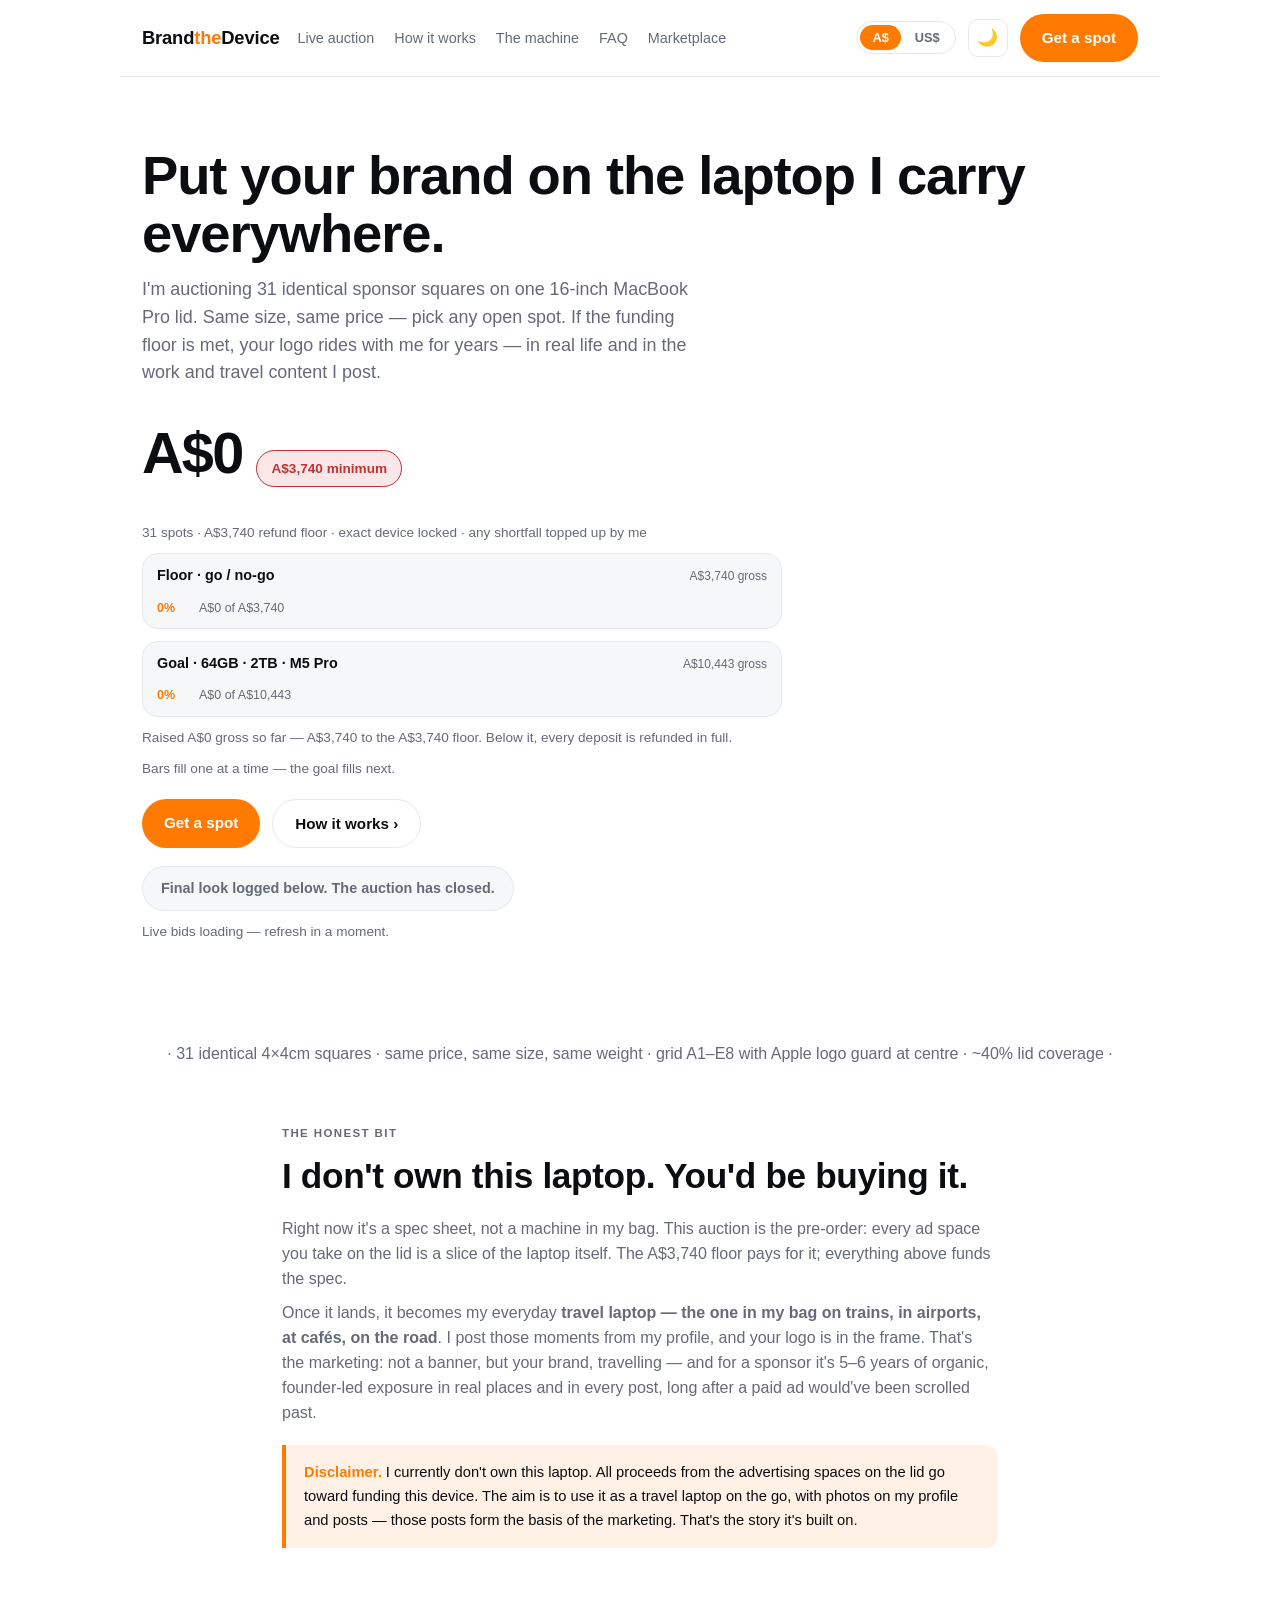
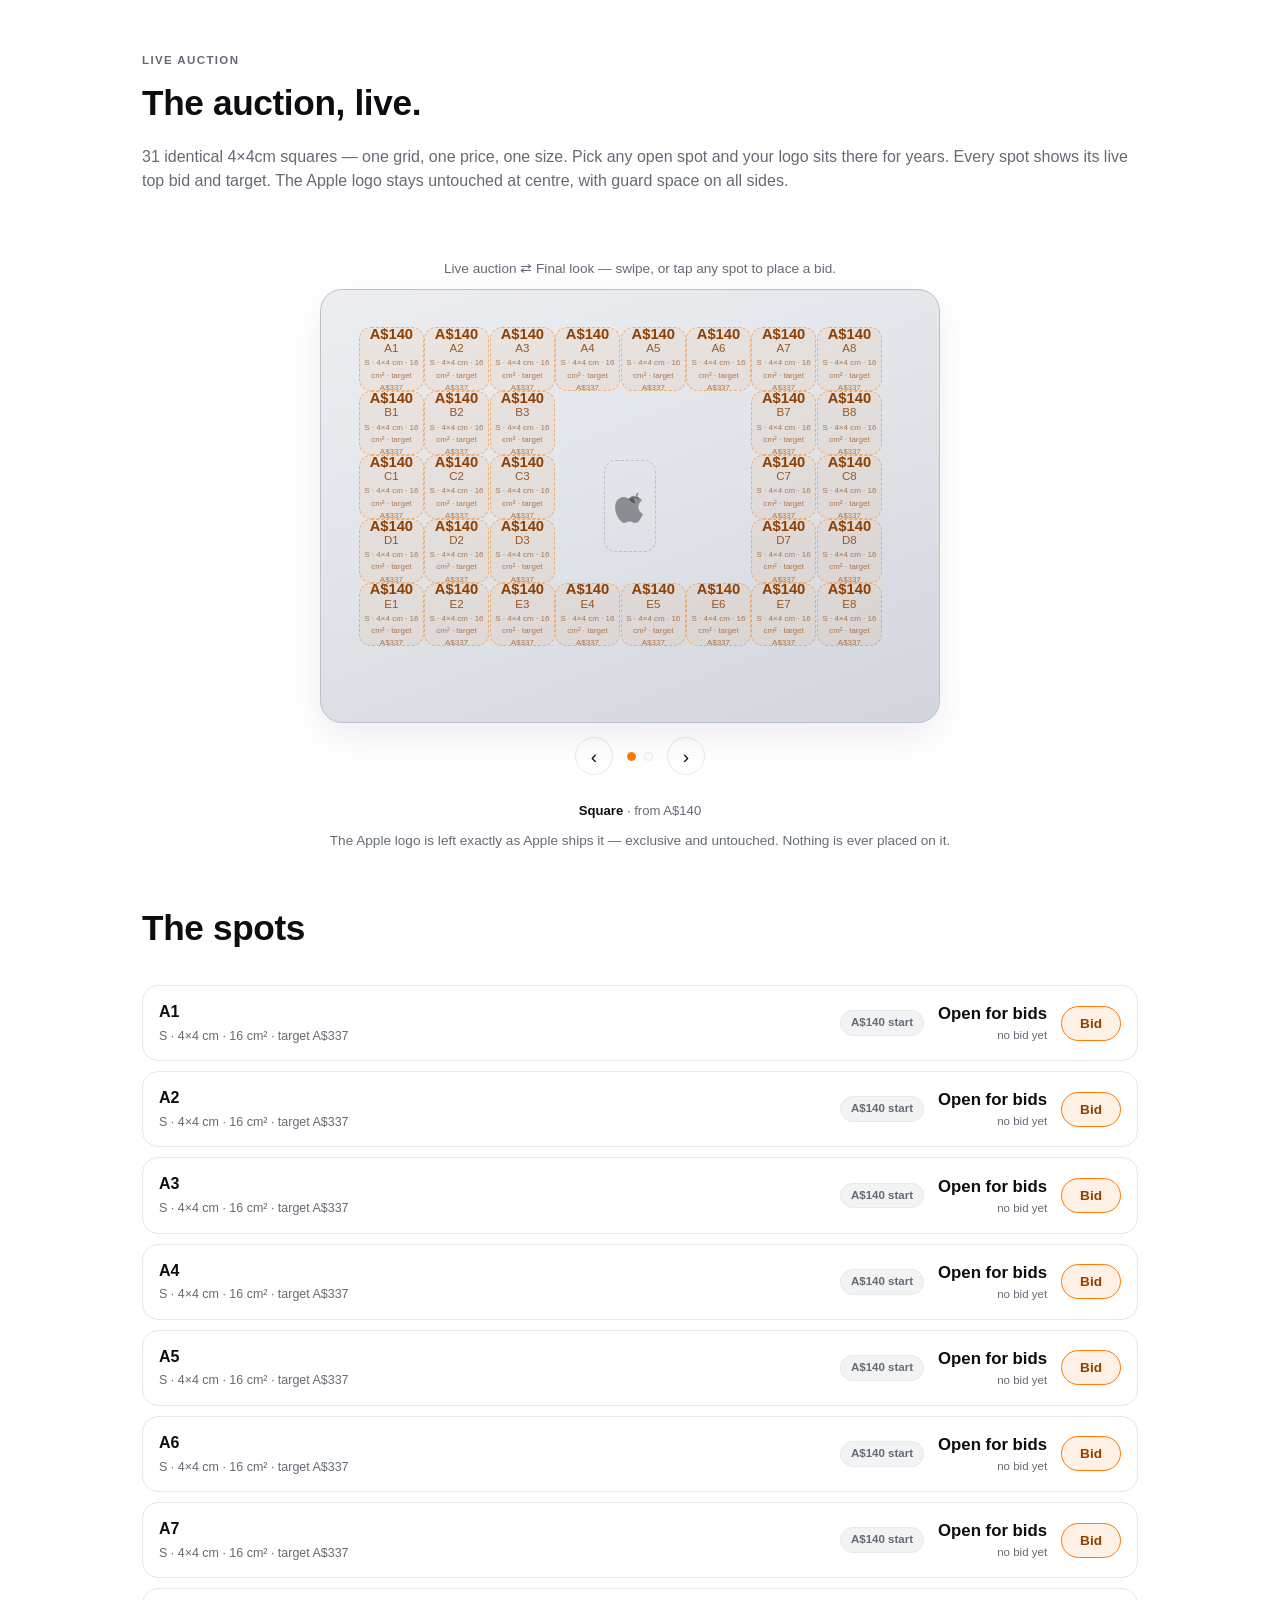
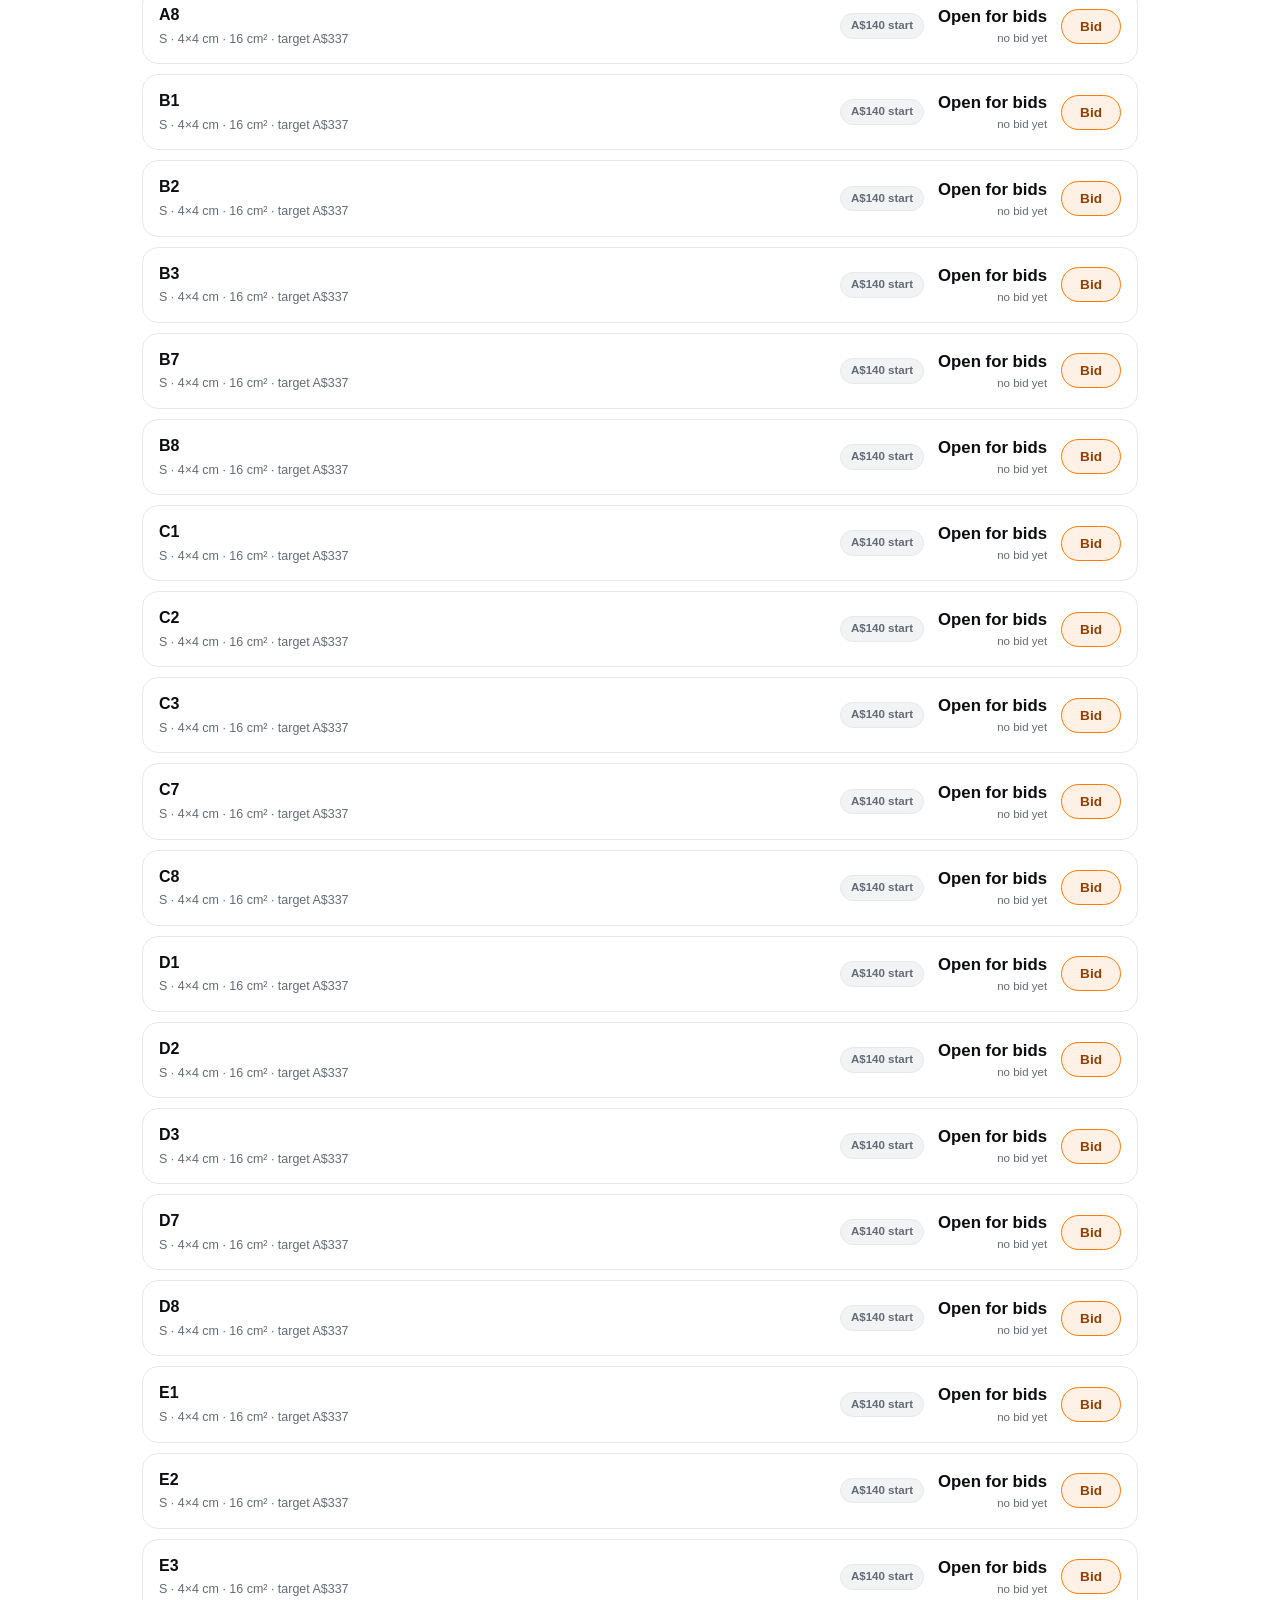
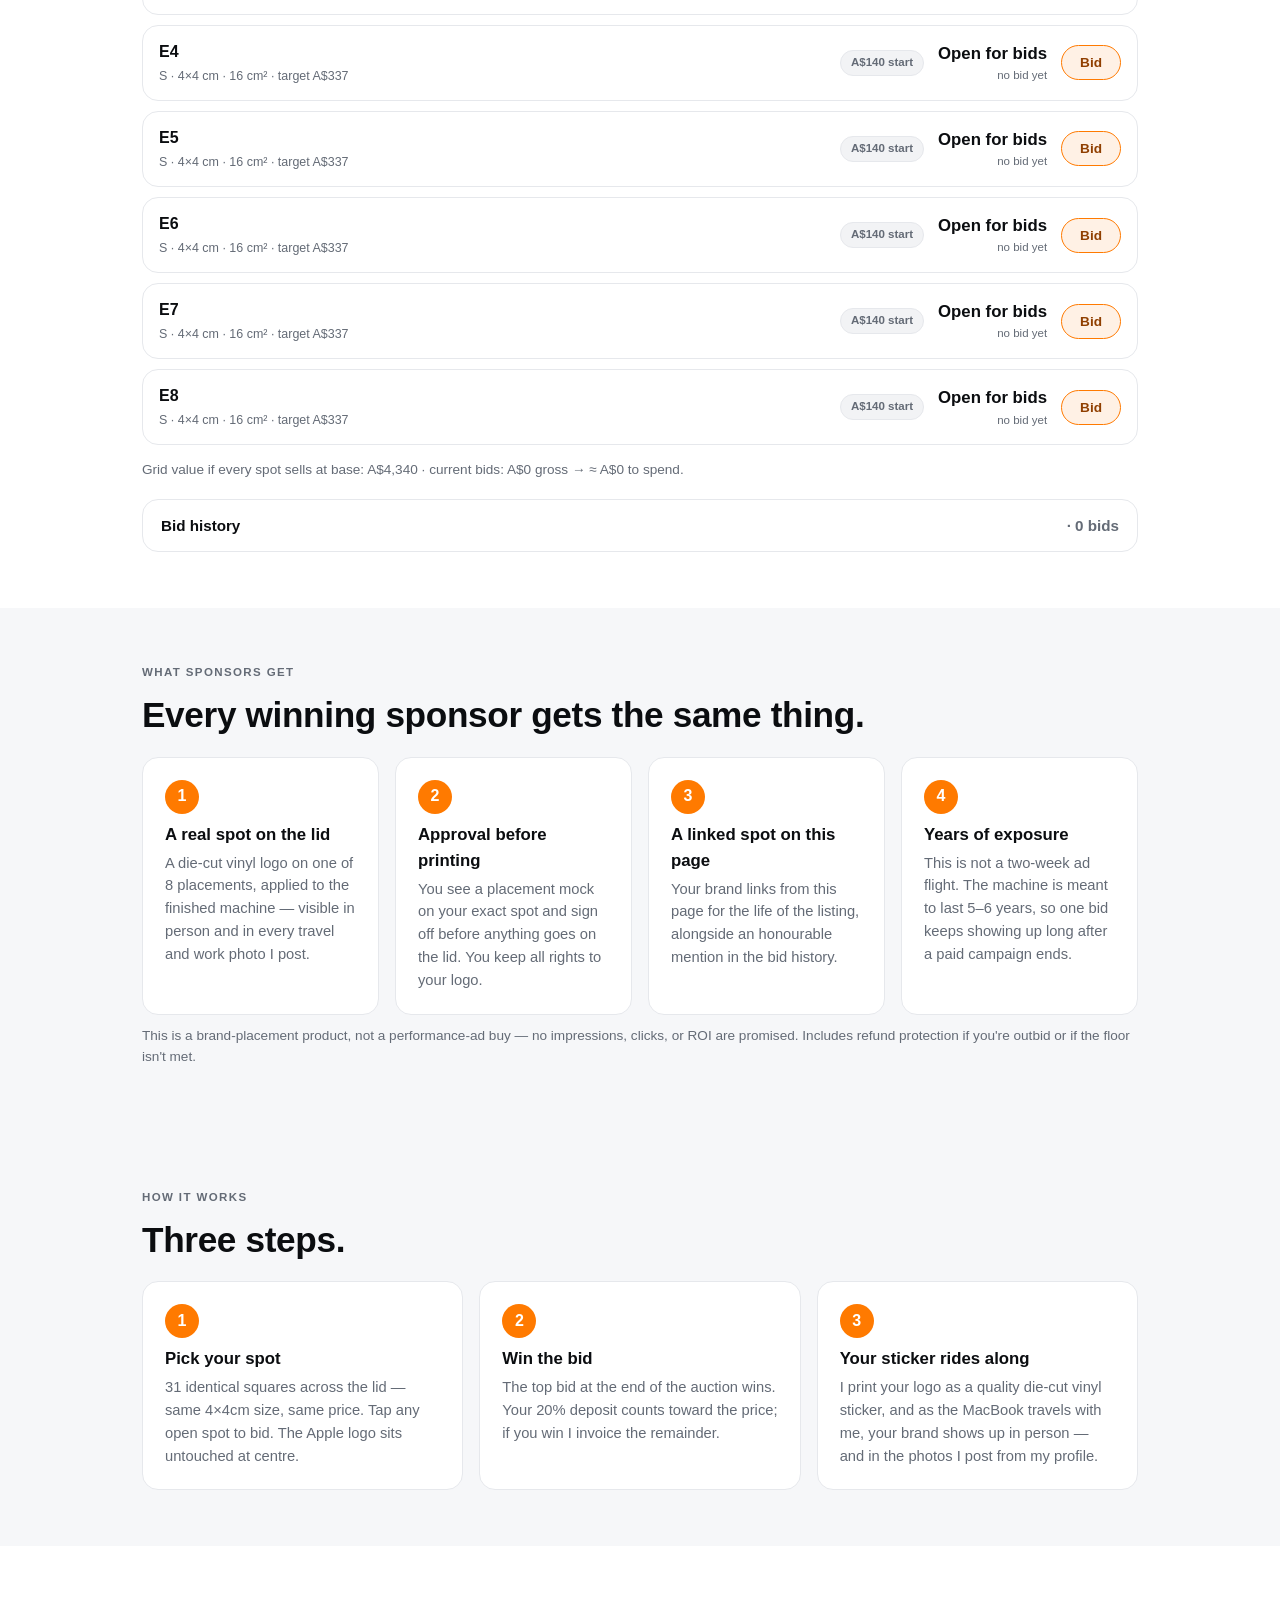
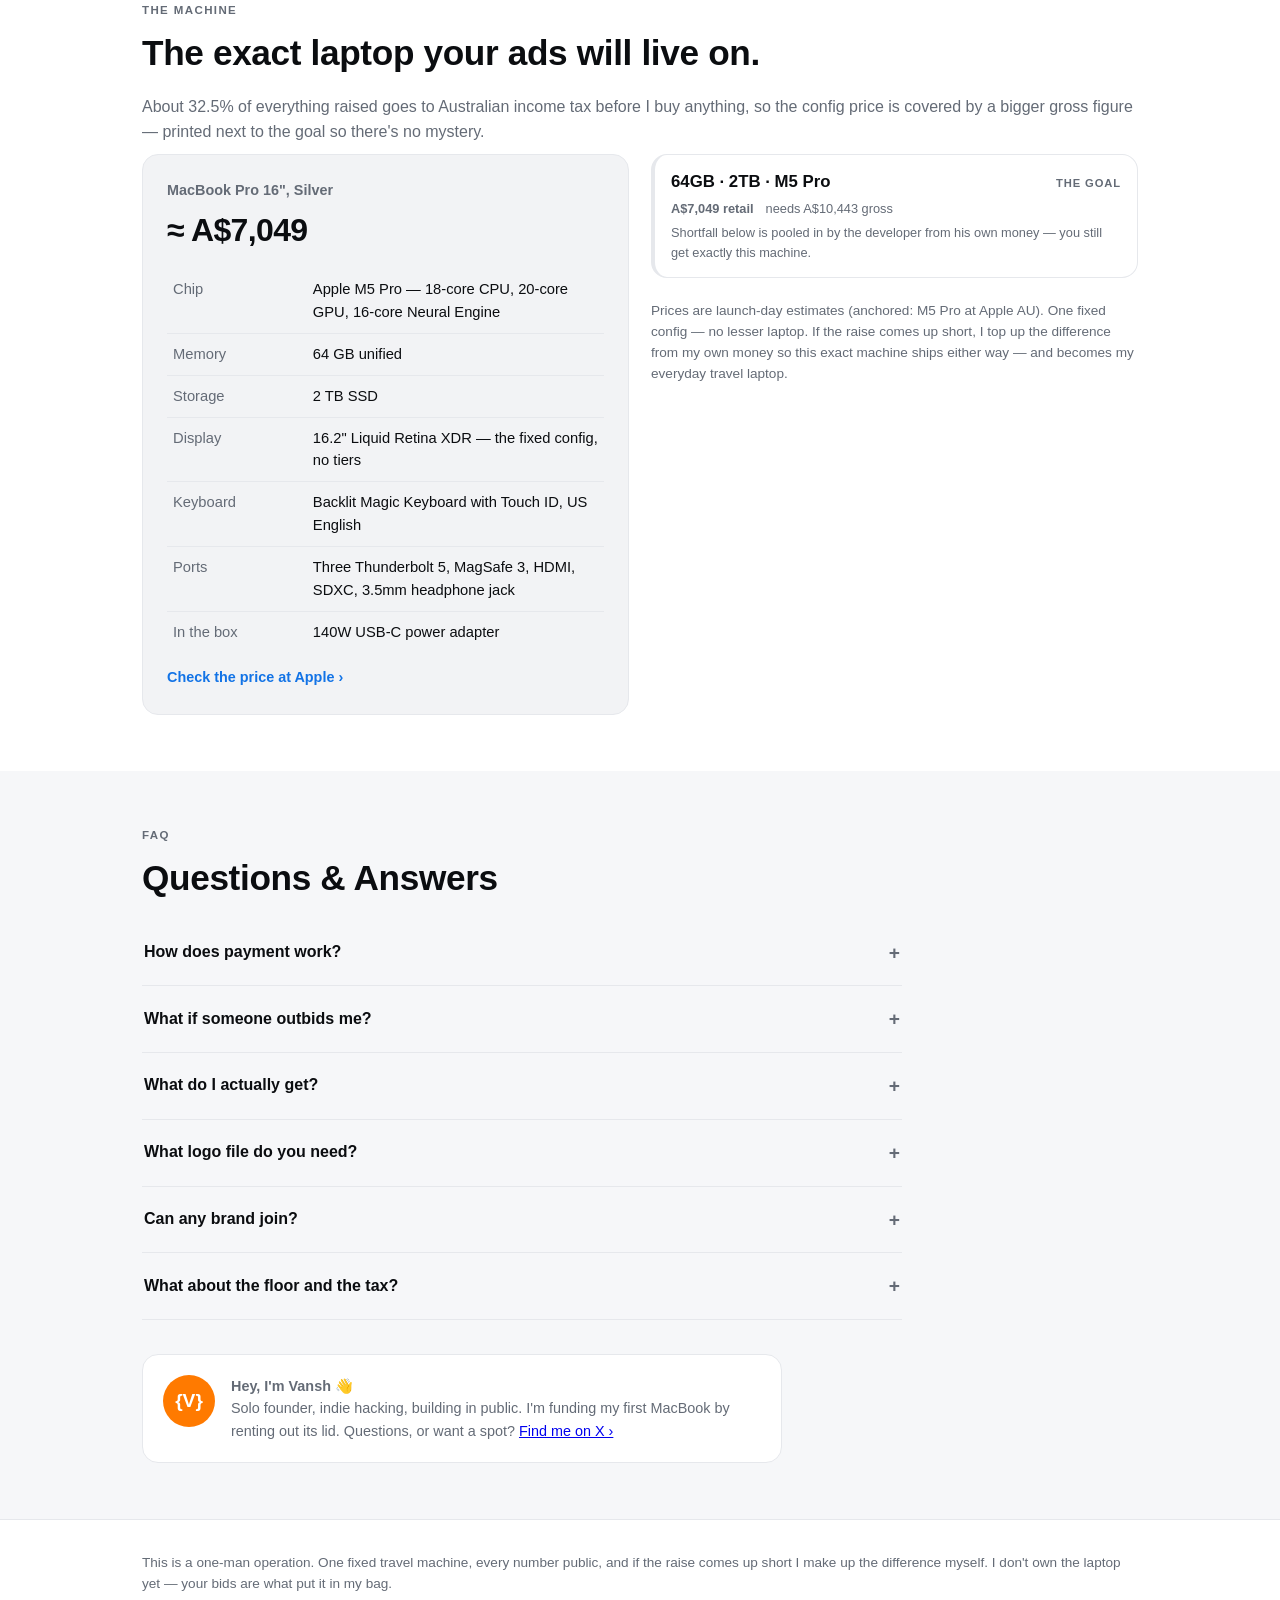
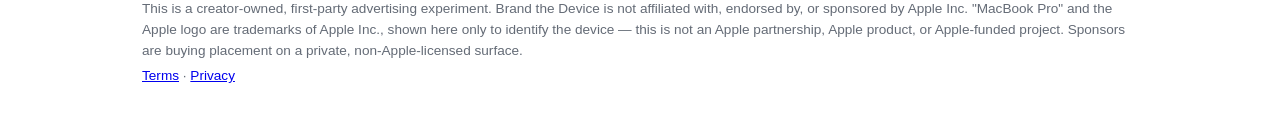
<file: index.html>
<!DOCTYPE html>
<html lang="en" data-theme="light">
<head>
  <script>
    try { if (localStorage.getItem("blt_theme_v1") === "dark") document.documentElement.setAttribute("data-theme", "dark"); } catch (e) {}
  </script>
  <meta charset="UTF-8" />
  <meta name="viewport" content="width=device-width, initial-scale=1.0" />
  <title>Brand the Device — fund my travel MacBook, one lid at a time</title>
  <meta name="description" content="Sponsor a lid square on a founder's MacBook Pro M5 Pro. Your logo rides in every photo for years — 31 ad squares, funded by you, one laptop." />
  <link rel="icon" type="image/svg+xml" href="favicon.svg" />
  <link rel="canonical" href="https://notghostingyou.xyz/" />
  <meta name="theme-color" content="#ffffff" media="(prefers-color-scheme: light)" />
  <meta name="theme-color" content="#0d0f13" media="(prefers-color-scheme: dark)" />
  <meta http-equiv="Content-Security-Policy" content="default-src 'self'; script-src 'self' 'unsafe-inline' 'unsafe-eval' https://js.stripe.com; style-src 'self' 'unsafe-inline'; img-src 'self' data: blob:; connect-src 'self' https://notghostingyou-api.vanshkhanna416.workers.dev https://api.stripe.com; frame-src https://js.stripe.com; font-src 'self';" />
  <meta property="og:type" content="website" />
  <meta property="og:locale" content="en_AU" />
  <meta property="og:title" content="Brand the Device — your ad buys my next MacBook, then travels with me" />
  <meta property="og:description" content="Sponsor a lid square on a founder's MacBook Pro M5 Pro. Your logo rides in every photo for years — 31 ad squares, funded by you, one laptop." />
  <meta property="og:url" content="https://notghostingyou.xyz/" />
  <meta property="og:image" content="https://notghostingyou.xyz/og-image.png" />
  <meta property="og:image:width" content="1200" />
  <meta property="og:image:height" content="630" />
  <meta property="og:image:alt" content="Brand the Device — fund a founder's MacBook Pro by pre-ordering one of 31 lid squares that will travel the world" />
  <meta name="twitter:card" content="summary_large_image" />
  <meta name="twitter:title" content="Brand the Device — your ad buys my next MacBook, then travels with me" />
  <meta name="twitter:description" content="Sponsor a spot on a founder's travel MacBook Pro M5 Pro. Your logo rides along in real places — and in every photo posted for years. 31 identical ad squares, funded by you, one laptop." />
  <meta name="twitter:image" content="https://notghostingyou.xyz/og-image.png" />
  <meta name="twitter:image:alt" content="Brand the Device — fund a founder's MacBook Pro by pre-ordering one of 31 lid squares that will travel the world" />
  <script type="application/ld+json">
  {
    "@context": "https://schema.org",
    "@type": "Event",
    "name": "Brand the Device — MacBook lid auction",
    "eventAttendanceMode": "https://schema.org/OnlineEventAttendanceMode",
    "eventStatus": "https://schema.org/EventScheduled",
    "startDate": "2026-08-30T00:00:00Z",
    "endDate": "2026-09-30T20:00:00Z",
    "description": "Pre-ordering 31 identical 4x4cm lid squares on a 16-inch MacBook Pro M5 Pro (64GB / 2TB) the founder hasn't bought yet. A$3,740 floor with full refunds below it; proceeds fund the laptop, which then travels as the founder's on-the-go machine.",
    "url": "https://notghostingyou.xyz/",
    "organizer": { "@type": "Person", "name": "Vansh", "url": "https://x.com/vanshuETH" },
    "offers": {
      "@type": "AggregateOffer",
      "priceCurrency": "AUD",
      "lowPrice": 140,
      "highPrice": 337,
      "offerCount": 31,
      "availability": "https://schema.org/InStock",
      "url": "https://notghostingyou.xyz/#spots"
    }
  }
  </script>
  <link rel="preconnect" href="https://notghostingyou-api.vanshkhanna416.workers.dev" crossorigin />
  <link rel="dns-prefetch" href="https://notghostingyou-api.vanshkhanna416.workers.dev" />
  <link rel="stylesheet" href="css/style.css" />
</head>
<body>
  <noscript>
    <div class="noscript" role="status">
      This page needs JavaScript enabled to run the live auction (bid grid, countdown, progress) and to submit a bid. Please enable JavaScript and reload — or reach the founder directly at <a href="https://x.com/vanshuETH" rel="noopener">@vanshuETH on X</a> to claim a spot.
    </div>
  </noscript>
  <a class="skip-link" href="#main">Skip to content</a>
  <header class="site-header">
    <div class="wrap">
      <span class="brand">Brand<span class="accent">the</span>Device</span>
      <nav class="nav">
        <a href="#spots">Live auction</a>
        <a href="#how">How it works</a>
        <a href="#specs">The machine</a>
        <a href="#faq">FAQ</a>
        <a href="marketplace.html">Marketplace</a>
      </nav>
      <div class="header-right">
        <div class="ccy-toggle" id="ccyToggle" role="group" aria-label="Display currency">
          <button type="button" data-ccy="AUD" class="on" aria-pressed="true">A$</button>
          <button type="button" data-ccy="USD" aria-pressed="false">US$</button>
        </div>
        <button class="theme-toggle" id="themeToggle" type="button" aria-pressed="false" aria-label="Switch to dark theme" title="Switch to dark theme">🌙</button>
        <a href="#spots" class="btn">Get a spot</a>
      </div>
    </div>
  </header>

  <main id="content">
  <!-- HERO -->
  <section class="hero" id="main">
    <div class="wrap">
      <h1>Put your brand on the laptop I carry everywhere.</h1>
      <p class="lede">I'm auctioning 31 identical sponsor squares on one 16-inch MacBook Pro lid. Same size, same price — pick any open spot. If the funding floor is met, your logo rides with me for years — in real life and in the work and travel content I post.</p>

      <div class="hero-score">
        <div class="raised" id="heroRaised" aria-live="polite">A$0</div>
        <span class="badge wait" id="heroBadge">A$3,740 minimum</span>
      </div>
      <p class="small muted">31 spots · A$3,740 refund floor · exact device locked · any shortfall topped up by me</p>

      <div class="progress-card" id="tierCard">
        <div class="tier-rows" id="tierRows">
          <!-- one .tbar per bar, rendered by app.js -->
        </div>
        <p class="muted small" id="progressLabel" aria-live="polite">Raising…</p>
        <p class="muted small" id="stretchNote" aria-live="polite"></p>
      </div>

      <div class="hero-cta">
        <a href="#spots" class="btn">Get a spot</a>
        <a href="#how" class="btn ghost">How it works ›</a>
      </div>

        <div class="countdown" id="countdown" role="timer" aria-label="Auction countdown">Auction closes in —</div>
        <p class="ticker small muted" id="ticker" aria-live="polite"></p>
    </div>
  </section>

  <!-- META BAND -->
  <section class="meta-band">
    <div class="wrap">
      <p class="muted">· 31 identical 4×4cm squares · same price, same size, same weight · grid A1–E8 with Apple logo guard at centre · ~40% lid coverage ·</p>
    </div>
  </section>

  <!-- THE HONEST BIT — story + disclaimer -->
  <section class="story-band" id="story">
    <div class="wrap">
      <p class="eyebrow">The honest bit</p>
      <h2>I don't own this laptop. You'd be buying it.</h2>
      <p class="muted">Right now it's a spec sheet, not a machine in my bag. This auction is the pre-order: every ad space you take on the lid is a slice of the laptop itself. The A$3,740 floor pays for it; everything above funds the spec.</p>
      <p class="muted">Once it lands, it becomes my everyday <strong>travel laptop — the one in my bag on trains, in airports, at cafés, on the road</strong>. I post those moments from my profile, and your logo is in the frame. That's the marketing: not a banner, but your brand, travelling — and for a sponsor it's 5–6 years of organic, founder-led exposure in real places and in every post, long after a paid ad would've been scrolled past.</p>
      <div class="disclaimer">
        <strong>Disclaimer.</strong> I currently don't own this laptop. All proceeds from the advertising spaces on the lid go toward funding this device. The aim is to use it as a travel laptop on the go, with photos on my profile and posts — those posts form the basis of the marketing. That's the story it's built on.
      </div>
    </div>
  </section>

  <!-- SECTION 1 — LIVE AUCTION -->
  <section id="spots">
    <div class="wrap">
      <p class="eyebrow">Live auction</p>
      <h2>The auction, live.</h2>
      <p class="muted">31 identical 4×4cm squares — one grid, one price, one size. Pick any open spot and your logo sits there for years. Every spot shows its live top bid and target. The Apple logo stays untouched at centre, with guard space on all sides.</p>

      <div class="spacer"></div>

      <div class="lid-stage">
        <p class="muted small">Live auction ⇄ Final look — swipe, or tap any spot to place a bid.</p>

        <div class="carousel" id="lidCarousel" role="region" aria-roledescription="carousel" aria-label="Lid preview: live auction and final look">
          <div class="carousel-track" id="carouselTrack">

            <div class="carousel-slide active" data-view="back">
              <div class="mock-back">
                <div class="lid" id="lid">
                  <div class="logo-zone"><span class="logo-mark" aria-hidden="true">
                    <svg viewBox="0 0 24 24" width="40" height="40" fill="currentColor" focusable="false">
                      <path d="M17.05 12.55c-.09-2.6 2.13-3.85 2.22-3.9-1.21-1.77-3.09-2.01-3.76-2.04-1.6-.16-3.13.94-3.94.94-.81 0-2.06-.92-3.39-.9-1.74.03-3.35 1.01-4.25 2.57-1.81 3.14-.46 7.79 1.3 10.34.86 1.25 1.89 2.65 3.24 2.6 1.3-.05 1.79-.84 3.36-.84 1.57 0 2.01.84 3.39.81 1.4-.02 2.29-1.27 3.15-2.53.99-1.45 1.4-2.86 1.42-2.93-.03-.01-2.73-1.05-2.74-4.12Z"/>
                      <path d="M17.39 3.86c-.56.02-1.24.4-1.53.86-.26.4-.5 1.05-.41 1.66.03.06.02.09 0 .13-.03-.01-.06-.03-.09-.06-.38-.42-1-.65-1.54-.57-1.39.13-2.56 2-2.56 2 1.79 2.16 3.77 2.47 3.77 2.47 0-.8-.28-2.08-1.13-3.03.38-.15 1-.32 1.62-.19.75.15 1.23.75 1.48 1.23.07.14.22.05.18-.1-.1-.66-.14-1.52-.78-2.32Z"/>
                    </svg>
                  </span></div>
                  <div id="gridBack" class="spot-grid"></div>
                </div>
              </div>
            </div>

            <div class="carousel-slide" data-view="final">
              <div class="mock-final">
                <div class="lid">
                  <div class="final-gloss" aria-hidden="true"></div>
                  <div class="logo-zone"><span class="logo-mark" aria-hidden="true">
                    <svg viewBox="0 0 24 24" width="40" height="40" fill="currentColor" focusable="false">
                      <path d="M17.05 12.55c-.09-2.6 2.13-3.85 2.22-3.9-1.21-1.77-3.09-2.01-3.76-2.04-1.6-.16-3.13.94-3.94.94-.81 0-2.06-.92-3.39-.9-1.74.03-3.35 1.01-4.25 2.57-1.81 3.14-.46 7.79 1.3 10.34.86 1.25 1.89 2.65 3.24 2.6 1.3-.05 1.79-.84 3.36-.84 1.57 0 2.01.84 3.39.81 1.4-.02 2.29-1.27 3.15-2.53.99-1.45 1.4-2.86 1.42-2.93-.03-.01-2.73-1.05-2.74-4.12Z"/>
                      <path d="M17.39 3.86c-.56.02-1.24.4-1.53.86-.26.4-.5 1.05-.41 1.66.03.06.02.09 0 .13-.03-.01-.06-.03-.09-.06-.38-.42-1-.65-1.54-.57-1.39.13-2.56 2-2.56 2 1.79 2.16 3.77 2.47 3.77 2.47 0-.8-.28-2.08-1.13-3.03.38-.15 1-.32 1.62-.19.75.15 1.23.75 1.48 1.23.07.14.22.05.18-.1-.1-.66-.14-1.52-.78-2.32Z"/>
                    </svg>
                  </span></div>
                  <div id="gridFinal" class="spot-grid"></div>
                </div>
              </div>
            </div>

          </div>

          <div class="carousel-nav" id="carouselNav">
            <button class="carousel-btn" id="carouselPrev" type="button" aria-label="Previous view">‹</button>
            <div class="carousel-dots" id="carouselDots"></div>
            <button class="carousel-btn" id="carouselNext" type="button" aria-label="Next view">›</button>
          </div>
        </div>
      </div>

      <div class="legend" id="legend"></div>
      <p class="small muted" id="guardNote"></p>

      <div class="spacer"></div>

      <div class="h2-row">
        <h2>The spots</h2>
        <button class="reset" id="resetBids" type="button">↺ Reset demo bids</button>
      </div>
      <div class="spot-list" id="bidRows"></div>
      <p class="small muted" id="bidSummary"></p>

      <details class="history" id="history">
        <summary>Bid history <span class="muted" id="historyCount"></span></summary>
        <div id="historyRows"></div>
      </details>
    </div>
  </section>

  <!-- WHAT SPONSORS GET — the exact deliverable, stated up front -->
  <section class="muted-band" id="get">
    <div class="wrap">
      <p class="eyebrow">What sponsors get</p>
      <h2>Every winning sponsor gets the same thing.</h2>
      <div class="steps">
        <div class="step">
          <div class="step-n">1</div>
          <h3>A real spot on the lid</h3>
          <p>A die-cut vinyl logo on one of 8 placements, applied to the finished machine — visible in person and in every travel and work photo I post.</p>
        </div>
        <div class="step">
          <div class="step-n">2</div>
          <h3>Approval before printing</h3>
          <p>You see a placement mock on your exact spot and sign off before anything goes on the lid. You keep all rights to your logo.</p>
        </div>
        <div class="step">
          <div class="step-n">3</div>
          <h3>A linked spot on this page</h3>
          <p>Your brand links from this page for the life of the listing, alongside an honourable mention in the bid history.</p>
        </div>
        <div class="step">
          <div class="step-n">4</div>
          <h3>Years of exposure</h3>
          <p>This is not a two-week ad flight. The machine is meant to last 5–6 years, so one bid keeps showing up long after a paid campaign ends.</p>
        </div>
      </div>
      <p class="small muted">This is a brand-placement product, not a performance-ad buy — no impressions, clicks, or ROI are promised. Includes refund protection if you're outbid or if the floor isn't met.</p>
    </div>
  </section>

  <!-- SECTION 2 — HOW IT WORKS -->
  <section class="muted-band" id="how">
    <div class="wrap">
      <p class="eyebrow">How it works</p>
      <h2>Three steps.</h2>
      <div class="steps">
        <div class="step">
          <div class="step-n">1</div>
          <h3>Pick your spot</h3>
          <p>31 identical squares across the lid — same 4×4cm size, same price. Tap any open spot to bid. The Apple logo sits untouched at centre.</p>
        </div>
        <div class="step">
          <div class="step-n">2</div>
          <h3>Win the bid</h3>
          <p>The top bid at the end of the auction wins. Your 20% deposit counts toward the price; if you win I invoice the remainder.</p>
        </div>
        <div class="step">
          <div class="step-n">3</div>
          <h3>Your sticker rides along</h3>
          <p>I print your logo as a quality die-cut vinyl sticker, and as the MacBook travels with me, your brand shows up in person — and in the photos I post from my profile.</p>
        </div>
      </div>
    </div>
  </section>

  <!-- SECTION 3 — THE MACHINE -->
  <section id="specs">
    <div class="wrap">
      <p class="eyebrow">The machine</p>
      <h2>The exact laptop your ads will live on.</h2>
      <p class="muted" id="taxBlurb"></p>

      <div class="specs-grid">
        <div class="config-card">
          <div class="config-title">MacBook Pro 16", Silver</div>
          <div class="config-price" id="goalConfigPrice">≈ A$7,049</div>
          <table class="spec-table">
            <tbody>
              <tr><td>Chip</td><td>Apple M5 Pro — 18-core CPU, 20-core GPU, 16-core Neural Engine</td></tr>
              <tr><td>Memory</td><td>64 GB unified</td></tr>
              <tr><td>Storage</td><td>2 TB SSD</td></tr>
              <tr><td>Display</td><td>16.2" Liquid Retina XDR — the fixed config, no tiers</td></tr>
              <tr><td>Keyboard</td><td>Backlit Magic Keyboard with Touch ID, US English</td></tr>
              <tr><td>Ports</td><td>Three Thunderbolt 5, MagSafe 3, HDMI, SDXC, 3.5mm headphone jack</td></tr>
              <tr><td>In the box</td><td>140W USB-C power adapter</td></tr>
            </tbody>
          </table>
          <a class="apple-link" href="https://www.apple.com/au/shop/buy-mac/macbook-pro/16-inch" target="_blank" rel="noopener">Check the price at Apple ›</a>
        </div>

        <div class="tier-ladder">
          <div class="tier-grid" id="tierGrid"></div>
          <p class="small muted">
            Prices are launch-day estimates (anchored: M5 Pro at Apple AU).
            One fixed config — no lesser laptop. If the raise comes up short, I top up the difference from my own money so this exact machine ships either way — and becomes my everyday travel laptop.
          </p>
        </div>
      </div>
    </div>
  </section>

  <!-- SECTION 4 — FAQ -->
  <section class="muted-band" id="faq">
    <div class="wrap">
      <p class="eyebrow">FAQ</p>
      <h2>Questions &amp; Answers</h2>

      <div class="faq">
        <details>
          <summary>How does payment work?</summary>
          <p>Bidding takes a 20% refundable deposit, paid by card when you place the bid. If you don't win, the founder refunds it in full by hand; if you do, it counts toward the price and I send a link for the remainder.</p>
        </details>
        <details>
          <summary>What if someone outbids me?</summary>
          <p>You get an email alert the moment you're outbid plus the chance to swing back. Outbids must beat the current top bid by at least A$10.</p>
        </details>
        <details>
          <summary>What do I actually get?</summary>
          <p>A die-cut vinyl logo on the lid — visible in person and in the travel/work photos I post for the life of the machine (5–6 years) — plus a linked spot on this page. No impressions are promised, but it's real, founder-led placement that keeps showing up.</p>
        </details>
        <details>
          <summary>What logo file do you need?</summary>
          <p>Upload it when you bid — no logo, no bid. SVG vector is strongly preferred, or a transparent PNG at print quality. You approve a placement mock before anything goes on the lid, and you keep all rights to your logo.</p>
        </details>
        <details>
          <summary>Can any brand join?</summary>
          <p>Almost. Every sponsor is approved by hand and I keep the final say on what travels with me. Refused bids get their deposit back in full.</p>
        </details>
        <details>
          <summary>What about the floor and the tax?</summary>
          <p>Below A$3,740 everything is refunded in full — no Mac, no charge. Above it, ~32.5% goes to Australian income tax before I buy anything; if the raise still falls short of the machine, I cover the difference. Full P&amp;L is published at the end.</p>
        </details>
      </div>

      <div class="owner-card">
        <div class="avatar">{V}</div>
        <div>
          <p class="owner-name">Hey, I'm Vansh 👋</p>
          <p>Solo founder, indie hacking, building in public. I'm funding my first MacBook by renting out its lid. Questions, or want a spot? <a id="ownerLink" href="#" target="_blank" rel="noopener">Find me on X ›</a></p>
        </div>
      </div>
    </div>
  </section>
  </main>

  <!-- BID MODAL -->
  <section id="bid-modal-wrapper" class="modal hidden" aria-hidden="true">
    <div class="modal-card">
      <button class="modal-close" id="modalClose" type="button" aria-label="Close">×</button>
      <p class="eyebrow" id="modalSizeTag">Bid on a spot</p>
      <h3 id="modalSpotTitle">Spot</h3>
      <p class="muted" id="modalSpotBlurb"></p>
      <div class="presets" id="presets"></div>
      <label>Sponsor / company name
        <input id="bidSponsor" type="text" placeholder="Acme Corp" />
      </label>
      <label><span id="bidCcyLabel">Bid amount (AUD)</span>
        <input id="bidAmount" type="number" min="100" step="10" />
      </label>
      <label>Email — outbid alerts + payment link go here
        <input id="bidEmail" type="email" placeholder="you@company.com" />
      </label>
      <label>Website — your spot links here (optional)
        <input id="bidUrl" type="text" placeholder="company.com" />
      </label>
      <label>Logo file — becomes the vinyl sticker (required)
        <input id="bidLogo" type="file" accept=".svg,.png,.jpg,.jpeg,image/svg+xml,image/png,image/jpeg" />
      </label>
      <img id="logoPreview" class="logo-preview hidden" alt="Logo preview" />
      <p class="small muted">SVG vector preferred, or transparent PNG at print quality · max 256 KB · you approve a placement mock before printing.</p>
      <label class="agree">
        <input id="bidAgree" type="checkbox" />
        <span>I agree to the <a href="terms.html" target="_blank" rel="noopener">Terms</a> and <a href="privacy.html" target="_blank" rel="noopener">Privacy</a> policy.</span>
      </label>
      <button class="btn block" id="bidSubmit" type="button">Place bid</button>
      <p class="small muted">You'll be charged a 20% refundable deposit. The founder refunds it in full if you're outbid; otherwise it counts toward your total.</p>
    </div>
  </section>

  <footer>
    <div class="wrap">
      <p>This is a one-man operation. One fixed travel machine, every number public, and if the raise comes up short I make up the difference myself. I don't own the laptop yet — your bids are what put it in my bag.</p>
      <p class="small">This is a creator-owned, first-party advertising experiment. Brand the Device is not affiliated with, endorsed by, or sponsored by Apple Inc. "MacBook Pro" and the Apple logo are trademarks of Apple Inc., shown here only to identify the device — this is not an Apple partnership, Apple product, or Apple-funded project. Sponsors are buying placement on a private, non-Apple-licensed surface.</p>
      <p class="small"><a href="terms.html">Terms</a> · <a href="privacy.html">Privacy</a></p>
    </div>
  </footer>

  <script src="js/data.js"></script>
  <script src="js/app.js"></script>
</body>
</html>
</file>
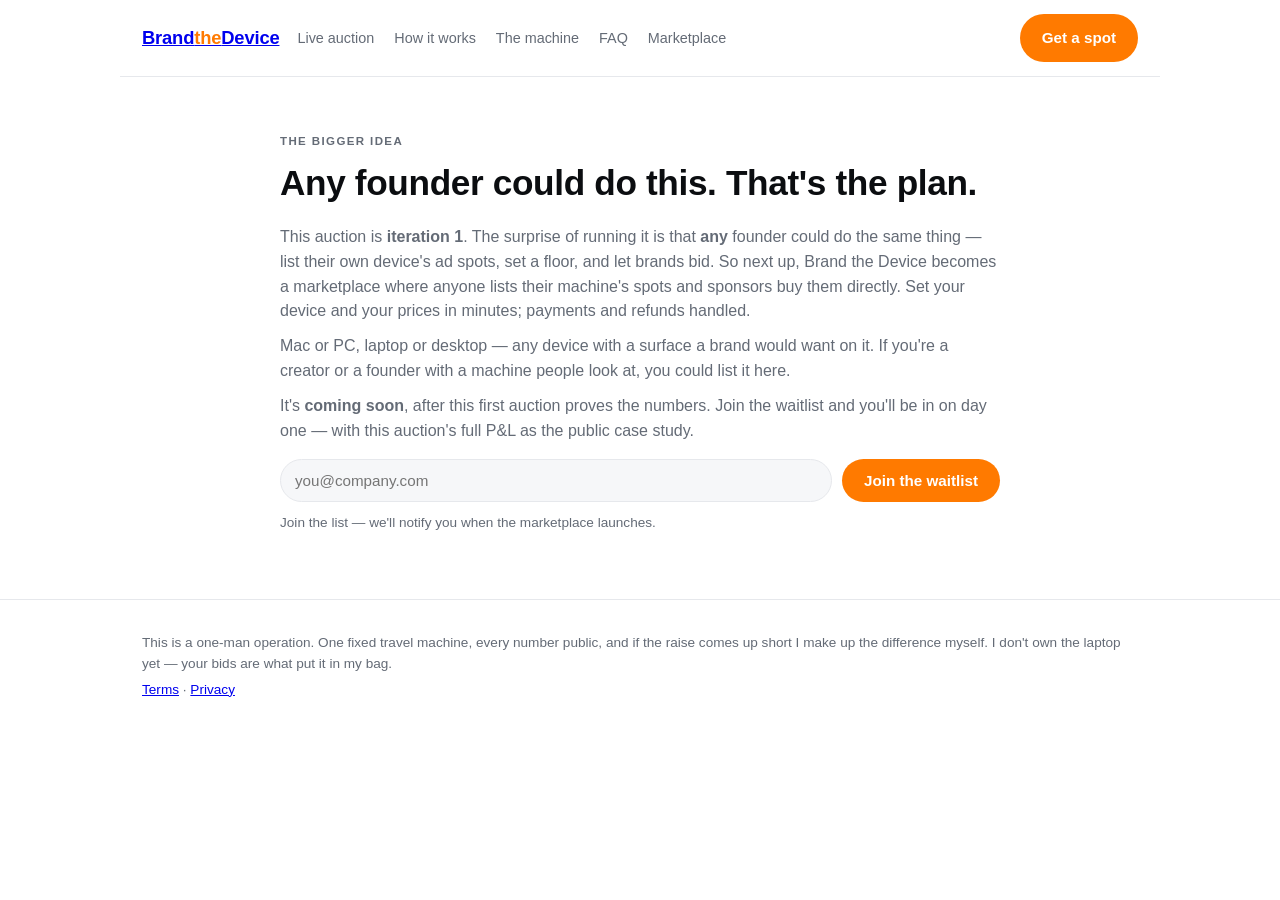
<file: marketplace.html>
<!DOCTYPE html>
<html lang="en" data-theme="light">
<head>
  <meta charset="UTF-8" />
  <meta name="viewport" content="width=device-width, initial-scale=1.0" />
  <title>The Marketplace — Brand the Device</title>
  <meta name="description" content="Brand the Device becomes a marketplace where any founder lists their own device's ad spots and brands buy them directly. Join the waitlist." />
  <link rel="icon" type="image/svg+xml" href="favicon.svg" />
  <link rel="canonical" href="https://notghostingyou.xyz/marketplace.html" />
  <meta name="theme-color" content="#ffffff" media="(prefers-color-scheme: light)" />
  <meta name="theme-color" content="#0d0f13" media="(prefers-color-scheme: dark)" />
  <meta property="og:type" content="website" />
  <meta property="og:locale" content="en_AU" />
  <meta property="og:title" content="The Marketplace — Brand the Device" />
  <meta property="og:description" content="Any founder could do this. Brand the Device becomes a marketplace where anyone lists their device's ad spots and brands buy them directly." />
  <meta property="og:url" content="https://notghostingyou.xyz/marketplace.html" />
  <meta property="og:image" content="https://notghostingyou.xyz/og-image.png" />
  <meta name="twitter:card" content="summary_large_image" />
  <meta name="twitter:title" content="The Marketplace — Brand the Device" />
  <link rel="stylesheet" href="css/style.css" />
</head>
<body>
  <header class="site-header">
    <div class="wrap">
      <a class="brand" href="index.html">Brand<span class="accent">the</span>Device</a>
      <nav class="nav">
        <a href="index.html#spots">Live auction</a>
        <a href="index.html#how">How it works</a>
        <a href="index.html#specs">The machine</a>
        <a href="index.html#faq">FAQ</a>
        <a href="marketplace.html" class="on">Marketplace</a>
      </nav>
      <div class="header-right">
        <a href="index.html#spots" class="btn">Get a spot</a>
      </div>
    </div>
  </header>

  <section id="product">
    <div class="wrap">
      <div class="product-card">
        <p class="eyebrow">The bigger idea</p>
        <h2>Any founder could do this. That's the plan.</h2>
        <p class="muted">This auction is <strong>iteration 1</strong>. The surprise of running it is that <strong>any</strong> founder could do the same thing — list their own device's ad spots, set a floor, and let brands bid. So next up, Brand the Device becomes a marketplace where anyone lists their machine's spots and sponsors buy them directly. Set your device and your prices in minutes; payments and refunds handled.</p>
        <p class="muted">Mac or PC, laptop or desktop — any device with a surface a brand would want on it. If you're a creator or a founder with a machine people look at, you could list it here.</p>
        <p class="muted">It's <strong>coming soon</strong>, after this first auction proves the numbers. Join the waitlist and you'll be in on day one — with this auction's full P&amp;L as the public case study.</p>
        <form class="waitlist" id="waitlist">
          <input type="email" id="waitlistEmail" placeholder="you@company.com" required aria-label="Email address" />
          <button type="submit" class="btn">Join the waitlist</button>
        </form>
        <p class="small muted" id="waitlistNote">Join the list — we'll notify you when the marketplace launches.</p>
      </div>
    </div>
  </section>

  <footer>
    <div class="wrap">
      <p>This is a one-man operation. One fixed travel machine, every number public, and if the raise comes up short I make up the difference myself. I don't own the laptop yet — your bids are what put it in my bag.</p>
      <p class="small"><a href="terms.html">Terms</a> · <a href="privacy.html">Privacy</a></p>
    </div>
  </footer>

  <script>
    (function () {
      var API = "https://notghostingyou-api.vanshkhanna416.workers.dev";
      var wl = document.getElementById("waitlist");
      if (wl) wl.addEventListener("submit", function (e) {
        e.preventDefault();
        var email = document.getElementById("waitlistEmail").value.trim();
        var note = document.getElementById("waitlistNote");
        if (!email) { note.textContent = "Drop an email above and you're in."; note.style.color = ""; return; }
        fetch(API + "/waitlist", {
          method: "POST",
          headers: { "Content-Type": "application/json" },
          body: JSON.stringify({ email: email }),
        }).then(function (r) { return r.json(); }).then(function (res) {
          if (res.error) {
            note.textContent = res.error;
            note.style.color = "var(--red)";
          } else {
            note.textContent = "You're on the list — notified at launch.";
            note.style.color = "var(--green)";
          }
        }).catch(function () {
          note.textContent = "Couldn't reach the server — try again in a moment.";
          note.style.color = "var(--red)";
        });
      });
    })();
  </script>
</body>
</html>
</file>
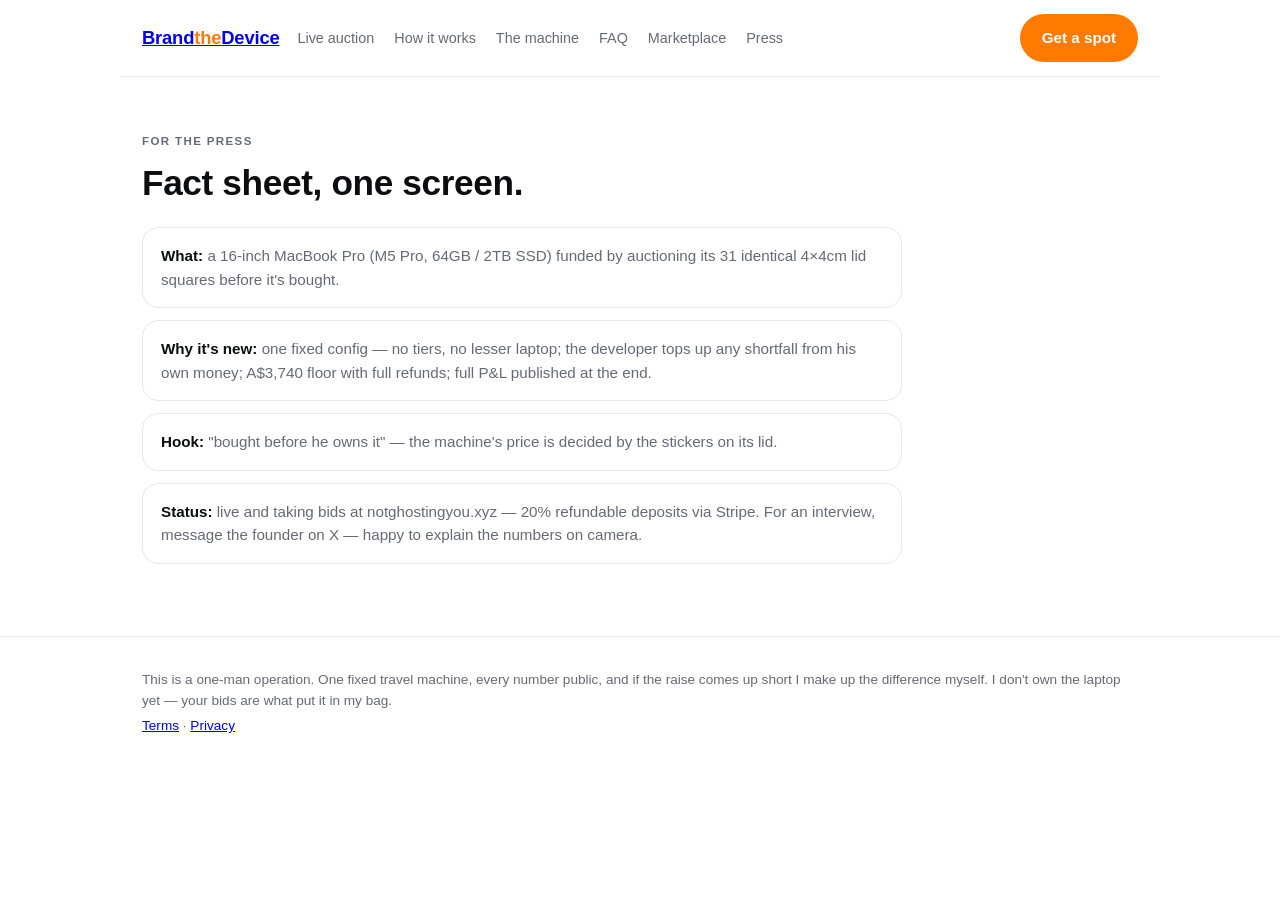
<file: press.html>
<!DOCTYPE html>
<html lang="en" data-theme="light">
<head>
  <meta charset="UTF-8" />
  <meta name="viewport" content="width=device-width, initial-scale=1.0" />
  <title>Press &amp; Fact Sheet — Brand the Device</title>
  <meta name="description" content="A 16-inch MacBook Pro funded by auctioning its 31 4x4cm lid squares before it's bought. Founder tops up any shortfall; A$3,740 refund floor, public P&L." />
  <link rel="icon" type="image/svg+xml" href="favicon.svg" />
  <link rel="canonical" href="https://notghostingyou.xyz/press.html" />
  <meta name="theme-color" content="#ffffff" media="(prefers-color-scheme: light)" />
  <meta name="theme-color" content="#0d0f13" media="(prefers-color-scheme: dark)" />
  <meta property="og:type" content="website" />
  <meta property="og:locale" content="en_AU" />
  <meta property="og:title" content="Press &amp; Fact Sheet — Brand the Device" />
  <meta property="og:description" content="A 16-inch MacBook Pro funded by auctioning its 31 identical lid squares before it's bought — bought before he owns it." />
  <meta property="og:url" content="https://notghostingyou.xyz/press.html" />
  <meta property="og:image" content="https://notghostingyou.xyz/og-image.png" />
  <meta name="twitter:card" content="summary_large_image" />
  <meta name="twitter:title" content="Press &amp; Fact Sheet — Brand the Device" />
  <link rel="stylesheet" href="css/style.css" />
</head>
<body>
  <header class="site-header">
    <div class="wrap">
      <a class="brand" href="index.html">Brand<span class="accent">the</span>Device</a>
      <nav class="nav">
        <a href="index.html#spots">Live auction</a>
        <a href="index.html#how">How it works</a>
        <a href="index.html#specs">The machine</a>
        <a href="index.html#faq">FAQ</a>
        <a href="marketplace.html">Marketplace</a>
        <a href="press.html" class="on">Press</a>
      </nav>
      <div class="header-right">
        <a href="index.html#spots" class="btn">Get a spot</a>
      </div>
    </div>
  </header>

  <section id="press">
    <div class="wrap">
      <p class="eyebrow">For the press</p>
      <h2>Fact sheet, one screen.</h2>
      <ul class="press-list">
        <li><strong>What:</strong> a 16-inch MacBook Pro (M5 Pro, 64GB / 2TB SSD) funded by auctioning its 31 identical 4×4cm lid squares before it's bought.</li>
        <li><strong>Why it's new:</strong> one fixed config — no tiers, no lesser laptop; the developer tops up any shortfall from his own money; A$3,740 floor with full refunds; full P&amp;L published at the end.</li>
        <li><strong>Hook:</strong> "bought before he owns it" — the machine's price is decided by the stickers on its lid.</li>
        <li><strong>Status:</strong> live and taking bids at notghostingyou.xyz — 20% refundable deposits via Stripe. For an interview, message the founder on X — happy to explain the numbers on camera.</li>
      </ul>
    </div>
  </section>

  <footer>
    <div class="wrap">
      <p>This is a one-man operation. One fixed travel machine, every number public, and if the raise comes up short I make up the difference myself. I don't own the laptop yet — your bids are what put it in my bag.</p>
      <p class="small"><a href="terms.html">Terms</a> · <a href="privacy.html">Privacy</a></p>
    </div>
  </footer>
</body>
</html>
</file>
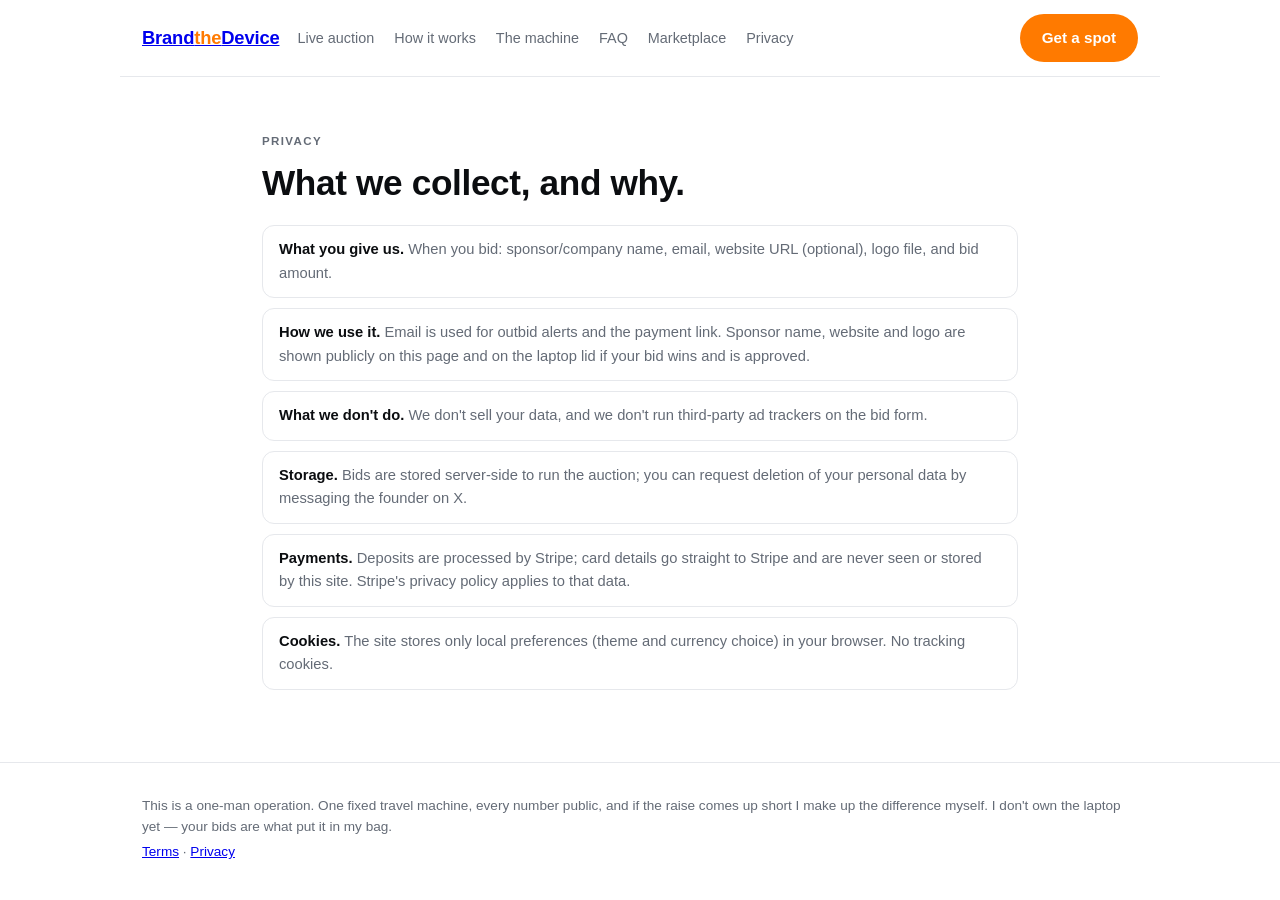
<file: privacy.html>
<!DOCTYPE html>
<html lang="en" data-theme="light">
<head>
  <meta charset="UTF-8" />
  <meta name="viewport" content="width=device-width, initial-scale=1.0" />
  <title>Privacy Policy — Brand the Device</title>
  <meta name="description" content="What Brand the Device collects when you bid and why — sponsor/company name, email, logo file, and bid amount; no data sold, no third-party ad trackers." />
  <link rel="icon" type="image/svg+xml" href="favicon.svg" />
  <link rel="canonical" href="https://notghostingyou.xyz/privacy.html" />
  <meta name="theme-color" content="#ffffff" media="(prefers-color-scheme: light)" />
  <meta name="theme-color" content="#0d0f13" media="(prefers-color-scheme: dark)" />
  <meta property="og:type" content="website" />
  <meta property="og:locale" content="en_AU" />
  <meta property="og:title" content="Privacy Policy — Brand the Device" />
  <meta property="og:description" content="What Brand the Device collects when you bid and why — no data sold, no third-party ad trackers." />
  <meta property="og:url" content="https://notghostingyou.xyz/privacy.html" />
  <meta property="og:image" content="https://notghostingyou.xyz/og-image.png" />
  <meta name="twitter:card" content="summary_large_image" />
  <meta name="twitter:title" content="Privacy Policy — Brand the Device" />
  <link rel="stylesheet" href="css/style.css" />
</head>
<body>
  <header class="site-header">
    <div class="wrap">
      <a class="brand" href="index.html">Brand<span class="accent">the</span>Device</a>
      <nav class="nav">
        <a href="index.html#spots">Live auction</a>
        <a href="index.html#how">How it works</a>
        <a href="index.html#specs">The machine</a>
        <a href="index.html#faq">FAQ</a>
        <a href="marketplace.html">Marketplace</a>
        <a href="privacy.html" class="on">Privacy</a>
      </nav>
      <div class="header-right">
        <a href="index.html#spots" class="btn">Get a spot</a>
      </div>
    </div>
  </header>

  <section id="privacy">
    <div class="wrap legal">
      <p class="eyebrow">Privacy</p>
      <h2>What we collect, and why.</h2>
      <ul class="legal-list">
        <li><strong>What you give us.</strong> When you bid: sponsor/company name, email, website URL (optional), logo file, and bid amount.</li>
        <li><strong>How we use it.</strong> Email is used for outbid alerts and the payment link. Sponsor name, website and logo are shown publicly on this page and on the laptop lid if your bid wins and is approved.</li>
        <li><strong>What we don't do.</strong> We don't sell your data, and we don't run third-party ad trackers on the bid form.</li>
        <li><strong>Storage.</strong> Bids are stored server-side to run the auction; you can request deletion of your personal data by messaging the founder on X.</li>
        <li><strong>Payments.</strong> Deposits are processed by Stripe; card details go straight to Stripe and are never seen or stored by this site. Stripe's privacy policy applies to that data.</li>
        <li><strong>Cookies.</strong> The site stores only local preferences (theme and currency choice) in your browser. No tracking cookies.</li>
      </ul>
    </div>
  </section>

  <footer>
    <div class="wrap">
      <p>This is a one-man operation. One fixed travel machine, every number public, and if the raise comes up short I make up the difference myself. I don't own the laptop yet — your bids are what put it in my bag.</p>
      <p class="small"><a href="terms.html">Terms</a> · <a href="privacy.html">Privacy</a></p>
    </div>
  </footer>
</body>
</html>
</file>
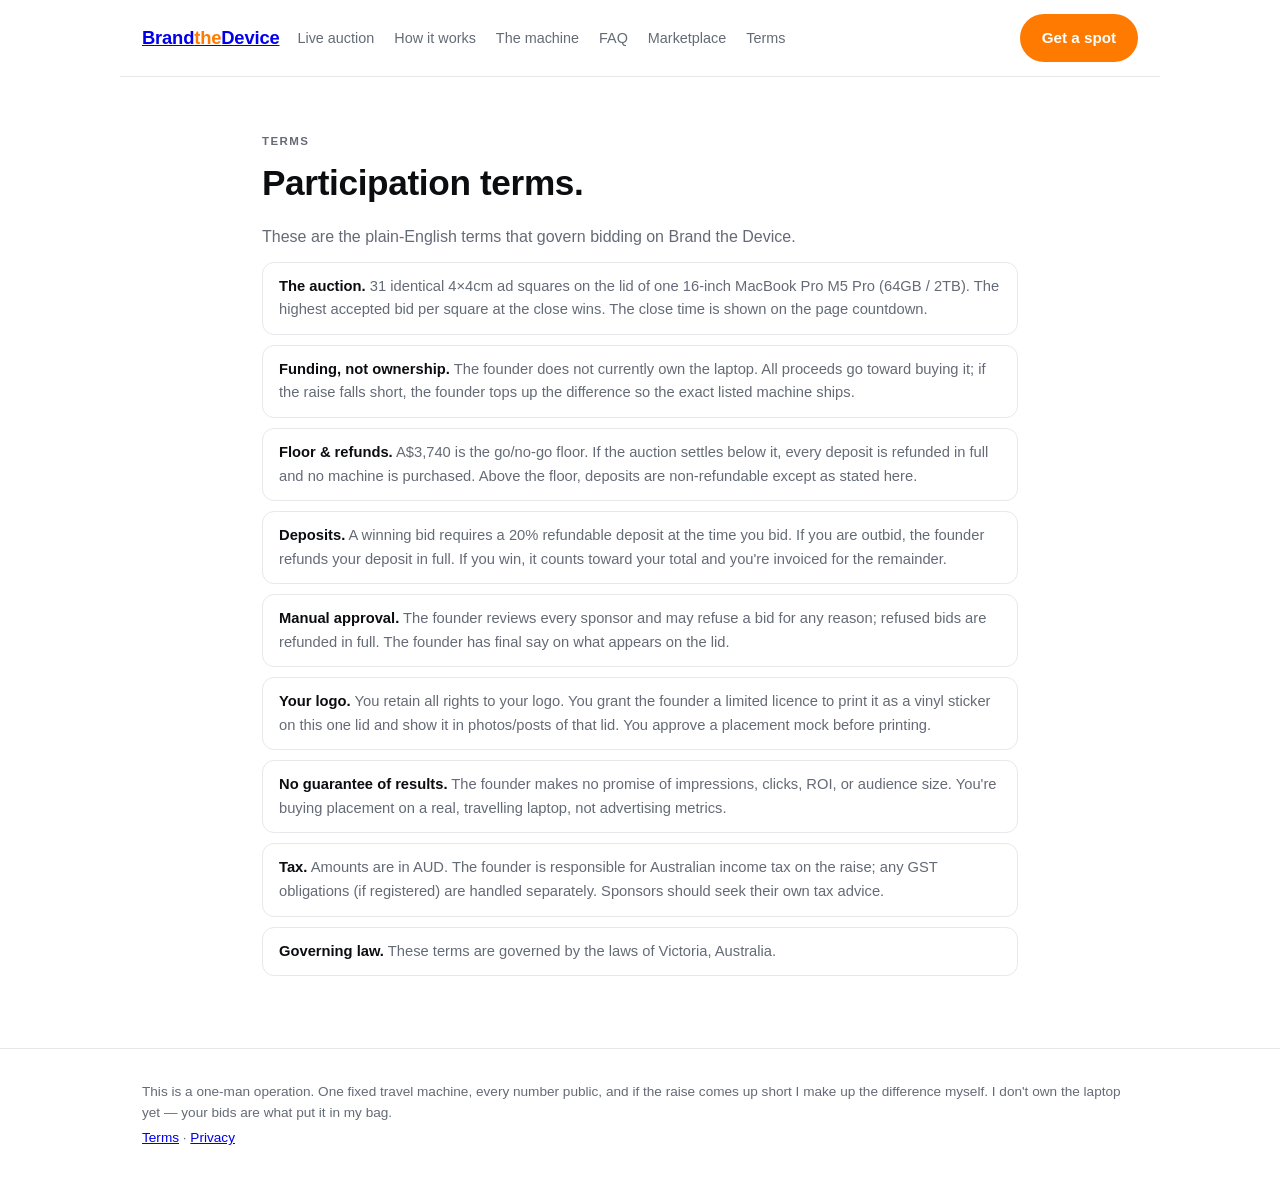
<file: terms.html>
<!DOCTYPE html>
<html lang="en" data-theme="light">
<head>
  <meta charset="UTF-8" />
  <meta name="viewport" content="width=device-width, initial-scale=1.0" />
  <title>Participation Terms — Brand the Device</title>
  <meta name="description" content="The plain-English terms that govern bidding on Brand the Device — funding, the A$3,740 refund floor, 20% deposits, manual approval, logo rights, and tax." />
  <link rel="icon" type="image/svg+xml" href="favicon.svg" />
  <link rel="canonical" href="https://notghostingyou.xyz/terms.html" />
  <meta name="theme-color" content="#ffffff" media="(prefers-color-scheme: light)" />
  <meta name="theme-color" content="#0d0f13" media="(prefers-color-scheme: dark)" />
  <meta property="og:type" content="website" />
  <meta property="og:locale" content="en_AU" />
  <meta property="og:title" content="Participation Terms — Brand the Device" />
  <meta property="og:description" content="The plain-English terms governing bidding on Brand the Device — funding, refund floor, deposits, approval, and tax." />
  <meta property="og:url" content="https://notghostingyou.xyz/terms.html" />
  <meta property="og:image" content="https://notghostingyou.xyz/og-image.png" />
  <meta name="twitter:card" content="summary_large_image" />
  <meta name="twitter:title" content="Participation Terms — Brand the Device" />
  <link rel="stylesheet" href="css/style.css" />
</head>
<body>
  <header class="site-header">
    <div class="wrap">
      <a class="brand" href="index.html">Brand<span class="accent">the</span>Device</a>
      <nav class="nav">
        <a href="index.html#spots">Live auction</a>
        <a href="index.html#how">How it works</a>
        <a href="index.html#specs">The machine</a>
        <a href="index.html#faq">FAQ</a>
        <a href="marketplace.html">Marketplace</a>
        <a href="terms.html" class="on">Terms</a>
      </nav>
      <div class="header-right">
        <a href="index.html#spots" class="btn">Get a spot</a>
      </div>
    </div>
  </header>

  <section id="terms">
    <div class="wrap legal">
      <p class="eyebrow">Terms</p>
      <h2>Participation terms.</h2>
      <p class="muted">These are the plain-English terms that govern bidding on Brand the Device.</p>
      <ul class="legal-list">
        <li><strong>The auction.</strong> 31 identical 4×4cm ad squares on the lid of one 16-inch MacBook Pro M5 Pro (64GB / 2TB). The highest accepted bid per square at the close wins. The close time is shown on the page countdown.</li>
        <li><strong>Funding, not ownership.</strong> The founder does not currently own the laptop. All proceeds go toward buying it; if the raise falls short, the founder tops up the difference so the exact listed machine ships.</li>
        <li><strong>Floor &amp; refunds.</strong> A$3,740 is the go/no-go floor. If the auction settles below it, every deposit is refunded in full and no machine is purchased. Above the floor, deposits are non-refundable except as stated here.</li>
        <li><strong>Deposits.</strong> A winning bid requires a 20% refundable deposit at the time you bid. If you are outbid, the founder refunds your deposit in full. If you win, it counts toward your total and you're invoiced for the remainder.</li>
        <li><strong>Manual approval.</strong> The founder reviews every sponsor and may refuse a bid for any reason; refused bids are refunded in full. The founder has final say on what appears on the lid.</li>
        <li><strong>Your logo.</strong> You retain all rights to your logo. You grant the founder a limited licence to print it as a vinyl sticker on this one lid and show it in photos/posts of that lid. You approve a placement mock before printing.</li>
        <li><strong>No guarantee of results.</strong> The founder makes no promise of impressions, clicks, ROI, or audience size. You're buying placement on a real, travelling laptop, not advertising metrics.</li>
        <li><strong>Tax.</strong> Amounts are in AUD. The founder is responsible for Australian income tax on the raise; any GST obligations (if registered) are handled separately. Sponsors should seek their own tax advice.</li>
        <li><strong>Governing law.</strong> These terms are governed by the laws of Victoria, Australia.</li>
      </ul>
    </div>
  </section>

  <footer>
    <div class="wrap">
      <p>This is a one-man operation. One fixed travel machine, every number public, and if the raise comes up short I make up the difference myself. I don't own the laptop yet — your bids are what put it in my bag.</p>
      <p class="small"><a href="terms.html">Terms</a> · <a href="privacy.html">Privacy</a></p>
    </div>
  </footer>
</body>
</html>
</file>
<file: css/style.css>
:root {
  --bg: #ffffff;
  --bg-soft: #f6f7f9;
  --bg-band: #f2f3f5;
  --card: #ffffff;
  --line: #e6e8ec;
  --text: #0b0d10;
  --muted: #646b76;
  --accent: #ff7a00;
  --accent-ink: #ffffff;
  --accent-soft: rgba(255, 122, 0, 0.1);
  --accent-2: #1273e6;
  --green: #0f9d58;
  --green-soft: rgba(15, 157, 88, 0.12);
  --red: #c23030;
  --red-soft: rgba(217, 59, 59, 0.12);
  --lid: linear-gradient(160deg, #eceef1 0%, #dfe3e8 55%, #d2d6dd 100%);
  --lid-edge: #b9c0ca;
  --spot-border: rgba(255, 122, 0, 0.5);
  --spot-bg: rgba(255, 122, 0, 0.06);
  --spot-text: #903f00;
  --sold-border: rgba(15, 157, 88, 0.5);
  --sold-bg: rgba(15, 157, 88, 0.1);
  --sold-text: #0c6b3c;
  --logo-color: rgba(11, 13, 16, 0.4);
  --shadow: 0 14px 40px rgba(11, 13, 16, 0.07);
  --radius: 16px;
}

html[data-theme="dark"] {
  --bg: #0d0f13;
  --bg-soft: #14171d;
  --bg-band: #181c23;
  --card: #1a1f28;
  --line: #2a3340;
  --text: #e8ecf2;
  --muted: #97a1b0;
  --accent: #ff8a1e;
  --accent-ink: #120a02;
  --accent-soft: rgba(255, 138, 30, 0.14);
  --accent-2: #4ba3ff;
  --green: #3fd08b;
  --green-soft: rgba(63, 208, 139, 0.14);
  --red: #ff6161;
  --red-soft: rgba(255, 97, 97, 0.14);
  --lid: linear-gradient(160deg, #333a45 0%, #20242c 55%, #171b22 100%);
  --lid-edge: #454e5c;
  --spot-border: rgba(255, 138, 30, 0.55);
  --spot-bg: rgba(255, 138, 30, 0.09);
  --spot-text: #ffd9a8;
  --sold-border: rgba(63, 208, 139, 0.55);
  --sold-bg: rgba(63, 208, 139, 0.15);
  --sold-text: #a6f1cb;
  --logo-color: rgba(255, 255, 255, 0.5);
  --shadow: 0 22px 55px rgba(0, 0, 0, 0.5);
}

* { box-sizing: border-box; }
.skip-link {
  position: absolute; left: -9999px; top: 0; z-index: 1000;
  background: var(--accent, #1273e6); color: #fff; text-decoration: none;
  padding: 10px 16px; border-radius: 0 0 8px 0; font-weight: 600;
}
.skip-link:focus { left: 0; }
html { scroll-behavior: smooth; }
body {
  margin: 0; background: var(--bg); color: var(--text);
  font-family: -apple-system, BlinkMacSystemFont, "Segoe UI", Roboto, Helvetica, Arial, sans-serif;
  line-height: 1.55; transition: background 0.25s ease, color 0.25s ease;
}
.wrap { max-width: 1040px; margin: 0 auto; padding: 0 22px; }

/* Graceful fallback when JavaScript is disabled/blocked */
.noscript {
  padding: 14px 22px; margin: 0 auto; max-width: 1040px;
  background: var(--bg-soft); border-bottom: 1px solid var(--line);
  color: var(--muted); font-size: 0.92rem;
}
.noscript a { color: var(--accent-2); }
section { padding: 56px 0; }
section.muted-band { background: var(--bg-soft); }
h1 { font-size: clamp(2.1rem, 5vw, 3.4rem); line-height: 1.08; letter-spacing: -0.02em; margin: 14px 0 12px; }
h2 { font-size: clamp(1.5rem, 3.4vw, 2.2rem); letter-spacing: -0.01em; margin: 6px 0 14px; }
h3 { margin: 8px 0 4px; font-size: 1.05rem; }
p { margin: 10px 0; }
.accent { color: var(--accent); }
.muted { color: var(--muted); }
.small { font-size: 0.85rem; }
.eyebrow { text-transform: uppercase; letter-spacing: 0.12em; font-size: 0.72rem; color: var(--muted); font-weight: 700; margin: 0 0 6px; }
.spacer { height: 34px; }

/* Header */
.site-header .wrap {
  display: flex; align-items: center; justify-content: space-between; gap: 18px; padding: 14px 22px;
  border-bottom: 1px solid var(--line); flex-wrap: wrap;
}
.brand { font-weight: 800; font-size: 1.15rem; letter-spacing: -0.01em; }
.nav { display: flex; gap: 20px; font-size: 0.9rem; }
.nav a { color: var(--muted); text-decoration: none; font-weight: 500; }
.nav a:hover { color: var(--text); }
.header-right { display: flex; align-items: center; gap: 12px; margin-left: auto; }
.theme-toggle {
  border: 1px solid var(--line); border-radius: 10px; width: 40px; height: 38px;
  background: var(--card); color: var(--text); font-size: 1.05rem; cursor: pointer;
}
.theme-toggle:hover { border-color: var(--accent); }

/* Currency view toggle (AUD ⇄ USD display only) */
.ccy-toggle {
  display: inline-flex; border: 1px solid var(--line); border-radius: 999px;
  background: var(--card); padding: 3px; gap: 2px;
}
.ccy-toggle button {
  border: none; background: transparent; color: var(--muted);
  font-weight: 700; font-size: 0.8rem; padding: 5px 12px; border-radius: 999px; cursor: pointer;
}
.ccy-toggle button.on { background: var(--accent); color: var(--accent-ink); }
.ccy-toggle button:hover { color: var(--text); }
.ccy-toggle button.on:hover { color: var(--accent-ink); }

/* Buttons */
.btn {
  display: inline-block; padding: 12px 22px; border-radius: 999px;
  background: var(--accent); color: var(--accent-ink); font-weight: 700; text-decoration: none;
  border: none; cursor: pointer; font-size: 0.95rem;
}
.btn.ghost { background: transparent; color: var(--text); border: 1px solid var(--line); }
.btn.block { width: 100%; }
.btn:hover { filter: brightness(1.06); }
.btn:disabled { opacity: 0.5; filter: grayscale(0.3); cursor: not-allowed; }

/* Hero */
.hero { padding-top: 56px; text-align: left; }
.hero .wrap { max-width: 1040px; }
.lede { font-size: 1.12rem; color: var(--muted); max-width: 560px; }
.hero-score { display: flex; align-items: baseline; gap: 14px; margin: 22px 0 24px; flex-wrap: wrap; }
.raised { font-size: clamp(2.4rem, 6vw, 3.6rem); font-weight: 800; letter-spacing: -0.03em; }
.badge {
  display: inline-block; padding: 7px 14px; border-radius: 999px; font-size: 0.85rem; font-weight: 700;
  background: var(--green-soft); color: var(--green); border: 1px solid var(--green);
}
.badge.wait { background: var(--red-soft); color: var(--red); border-color: var(--red); }

.progress-card { margin: 0 0 20px; max-width: 640px; }
.bar-row { display: flex; align-items: center; gap: 12px; margin: 8px 0; flex-wrap: wrap; }
.bar-label { font-size: 0.78rem; color: var(--muted); width: 160px; flex: none; }
.bar { flex: 1; min-width: 160px; height: 10px; border-radius: 999px; background: var(--bg-band); overflow: hidden; }
.bar-fill { height: 100%; width: 0%; border-radius: 999px; transition: width 0.6s ease; }
.bar-fill.floor { background: var(--red); }
.bar-fill.target { background: linear-gradient(90deg, var(--accent), var(--accent-2)); }
.bar-value { font-size: 0.8rem; font-weight: 700; white-space: nowrap; }

/* Tier ladder (Floor → T3) */
.tier-rows { display: flex; flex-direction: column; gap: 12px; }
.tbar { display: flex; flex-direction: column; gap: 6px; padding: 10px 14px; border: 1px solid var(--line);
  border-radius: var(--radius); background: var(--bg-soft); }
.tbar.done { border-color: var(--green); }
.tbar-top { display: flex; justify-content: space-between; align-items: baseline; gap: 12px; }
.tbar-name { font-weight: 800; font-size: 0.9rem; }
.tbar.done .tbar-name { color: var(--green); }
.tbar-goal { font-size: 0.75rem; color: var(--muted); white-space: nowrap; }
.tbar .bar { height: 8px; }
.tbar-mark { display: flex; align-items: baseline; gap: 8px; font-size: 0.78rem; color: var(--text); }
.tbar-mark .mark { font-weight: 800; color: var(--accent); min-width: 34px; }
.tbar.done .tbar-mark .mark { color: var(--green); }
#progressLabel { margin: 10px 0 0; }

.hero-cta { display: flex; gap: 12px; flex-wrap: wrap; }

/* Meta band */
.meta-band { text-align: center; padding: 34px 0 0; }

/* Story / honest-bit + disclaimer */
.story-band { padding: 48px 0; }
.story-band .wrap { max-width: 760px; }
.story-band h2 { margin-top: 4px; }
.disclaimer {
  margin-top: 20px; padding: 16px 18px; border-left: 4px solid var(--accent);
  background: var(--accent-soft); border-radius: 0 12px 12px 0; font-size: 0.92rem; color: var(--text); line-height: 1.6;
}
.disclaimer strong { color: var(--accent); }

/* Lid */
.lid-stage { display: flex; flex-direction: column; align-items: center; padding: 10px 0; }
.lid {
  position: relative; width: min(620px, 92vw); aspect-ratio: 10 / 7; background: var(--lid);
  border: 1px solid var(--lid-edge); border-radius: 22px; box-shadow: var(--shadow);
  padding: 18px;
}
.logo-zone {
  position: absolute; z-index: 2; top: 50%; left: 50%; width: 64px; height: 104px;
  transform: translate(-50%, -50%); display: flex; align-items: center; justify-content: center;
}
.logo-zone::before {
  content: ""; position: absolute; inset: 6px; border: 1.5px dashed var(--lid-edge); border-radius: 12px;
}
.logo-mark { position: relative; z-index: 1; color: var(--logo-color); display: flex; align-items: center; justify-content: center; }
#spotGrid, .spot-grid {
  position: relative; z-index: 1; display: block; height: 100%; width: 100%;
}
.spot {
  position: absolute; border: 1.5px dashed var(--spot-border); background: var(--spot-bg);
  border-radius: 12px; color: var(--spot-text); font-size: 0.72rem;
  display: flex; flex-direction: column; align-items: center; justify-content: center;
  cursor: pointer; transition: background 0.15s ease, transform 0.15s ease; padding: 3px; overflow: hidden;
}
.spot.tiny .name { display: none; }
.spot.tiny .cm { font-size: 0.5rem; }
@media (min-width: 480px) {
  .spot.tiny .name { display: block; }
}
.spot:hover { background: var(--accent-soft); transform: translateY(-2px); }
.spot .price { font-weight: 800; font-size: 0.92rem; line-height: 1.1; }
.spot .name { opacity: 0.85; font-size: 0.72rem; line-height: 1.15; text-align: center; }
.spot .cm { font-size: 0.66rem; opacity: 0.65; line-height: 1.15; text-align: center; }
.spot.sold { border-style: solid; border-color: var(--sold-border); background: var(--sold-bg); color: var(--sold-text); }
.spot.sold::after {
  content: attr(data-sponsor); position: absolute; inset: auto 3px 2px; text-align: center;
  font-size: 0.58rem; color: var(--sold-text); white-space: nowrap; overflow: hidden; text-overflow: ellipsis;
}
.spot.has-logo::after { display: none; }
.spot-logo { max-width: 82%; max-height: 62%; object-fit: contain; border-radius: 4px; }
.legend { display: flex; flex-wrap: wrap; gap: 16px; justify-content: center; font-size: 0.82rem; color: var(--muted); margin-top: 16px; }
.legend b { color: var(--text); }
#guardNote { text-align: center; margin-top: 8px; }

/* Carousel (live auction ⇄ final look — same lid, two ways) */
.carousel { position: relative; width: 100%; max-width: 640px; }
.carousel-track { position: relative; width: 100%; }
.carousel-slide { display: none; }
.carousel-slide.active { display: block; }
.carousel-nav { display: flex; align-items: center; justify-content: center; gap: 14px; margin-top: 14px; }
.carousel-btn {
  border: 1px solid var(--line); background: var(--card); color: var(--text);
  width: 38px; height: 38px; border-radius: 999px; font-size: 1.2rem; cursor: pointer; line-height: 1;
}
.carousel-btn:hover { border-color: var(--accent); }
.carousel-dots { display: flex; gap: 8px; }
.carousel-dots .dot {
  width: 9px; height: 9px; border-radius: 999px; border: 1px solid var(--line);
  background: transparent; cursor: pointer; padding: 0;
}
.carousel-dots .dot.on { background: var(--accent); border-color: var(--accent); }

/* Final-look mock: the finished, branded lid — same flat gradient as .lid,
   plus a soft gloss highlight over the stickers (creator-style render). */
.mock-final .lid {
  background: var(--lid);
  box-shadow: inset 0 1px 0 rgba(255, 255, 255, 0.9), inset 0 -1px 0 rgba(0, 0, 0, 0.18),
    0 30px 60px -18px rgba(0, 0, 0, 0.28), 0 12px 24px -12px rgba(0, 0, 0, 0.18);
}
.mock-final .final-gloss {
  position: absolute; inset: 0; z-index: 3; border-radius: inherit; pointer-events: none;
  background: radial-gradient(120% 90% at 30% 0%, rgba(255, 255, 255, 0.55) 0%, rgba(255, 255, 255, 0.12) 42%, transparent 70%);
}
.mock-final .spot { border: 1.5px solid rgba(255, 122, 0, 0.28); background: rgba(255, 255, 255, 0.06); }
.mock-final .spot.sold { border-color: var(--sold-border); background: var(--sold-bg); }

/* H2 row */
.h2-row { display: flex; align-items: center; justify-content: space-between; gap: 12px; flex-wrap: wrap; }
.reset { border: 1px solid var(--line); background: transparent; color: var(--muted); border-radius: 999px; padding: 8px 16px; font-size: 0.8rem; cursor: pointer; }
.reset:hover { color: var(--text); border-color: var(--accent); }

/* Spot list (auction) */
.spot-list { display: flex; flex-direction: column; gap: 10px; margin-top: 16px; }
.sl-row {
  display: flex; align-items: center; gap: 14px; flex-wrap: wrap; padding: 14px 16px;
  border: 1px solid var(--line); border-radius: var(--radius); background: var(--card);
}
.sl-spot { font-weight: 700; flex: 1; min-width: 200px; }
.sl-spot small { display: block; font-weight: 400; color: var(--muted); font-size: 0.78rem; margin-top: 2px; }
.sl-size {
  flex: none; font-size: 0.72rem; font-weight: 700; padding: 3px 10px; border-radius: 999px;
  background: var(--bg-band); color: var(--muted); border: 1px solid var(--line);
}
.sl-bid { font-weight: 800; font-size: 1.05rem; min-width: 100px; text-align: right; }
.sl-bid small { display: block; font-weight: 400; color: var(--muted); font-size: 0.72rem; }
.sl-bid .sl-count { color: var(--accent-2); }
.sl-logo { max-width: 96px; max-height: 34px; object-fit: contain; border-radius: 4px; display: block; margin-left: auto; }
.sl-bid a { color: inherit; text-decoration: none; border-bottom: 1px dashed var(--accent); }
.sl-cta {
  flex: none; padding: 9px 18px; border-radius: 999px; border: 1px solid var(--accent);
  background: var(--accent-soft); color: var(--spot-text); font-weight: 700; font-size: 0.85rem; cursor: pointer;
}
.sl-cta:hover { background: var(--accent); color: var(--accent-ink); }
#bidSummary { margin-top: 14px; }

/* Steps */
.steps { display: grid; grid-template-columns: repeat(auto-fit, minmax(220px, 1fr)); gap: 16px; }
.step { background: var(--card); border: 1px solid var(--line); border-radius: var(--radius); padding: 22px; }
.step-n {
  width: 34px; height: 34px; border-radius: 50%; display: flex; align-items: center; justify-content: center;
  background: var(--accent); color: var(--accent-ink); font-weight: 800; font-size: 1rem;
}
.step p { font-size: 0.92rem; color: var(--muted); margin: 0; }

/* Specs */
.specs-grid { display: grid; grid-template-columns: 1fr 1fr; gap: 22px; align-items: start; }
@media (max-width: 820px) { .specs-grid { grid-template-columns: 1fr; } }
.config-card { background: var(--bg-band); border: 1px solid var(--line); border-radius: var(--radius); padding: 24px; }
.config-title { font-size: 0.9rem; color: var(--muted); font-weight: 600; }
.config-price { font-size: 2rem; font-weight: 800; letter-spacing: -0.02em; margin: 4px 0 14px; }
.spec-table { width: 100%; border-collapse: collapse; }
.spec-table td { padding: 9px 6px; border-bottom: 1px solid var(--line); vertical-align: top; font-size: 0.92rem; }
.spec-table td:first-child { color: var(--muted); width: 32%; }
.spec-table tr:last-child td { border-bottom: none; }
.apple-link { display: inline-block; margin-top: 14px; color: var(--accent-2); font-weight: 600; font-size: 0.9rem; text-decoration: none; }
.apple-link:hover { text-decoration: underline; }

.tier-ladder { display: flex; flex-direction: column; gap: 12px; }
.tier {
  background: var(--card); border: 1px solid var(--line); border-radius: var(--radius); padding: 14px 16px;
  border-left: 4px solid var(--line);
}
.tier.active { border-left-color: var(--green); background: var(--green-soft); }
.tier-top { display: flex; align-items: baseline; justify-content: space-between; gap: 10px; flex-wrap: wrap; }
.tier-title { font-weight: 800; font-size: 1.05rem; }
.tier-tag { font-size: 0.7rem; font-weight: 700; text-transform: uppercase; letter-spacing: 0.08em; color: var(--muted); }
.tier-price { font-weight: 800; }
.tier-sub { font-size: 0.8rem; color: var(--muted); margin-top: 4px; display: flex; gap: 12px; flex-wrap: wrap; }
.tier-sub .covered { color: var(--green); font-weight: 700; }

/* FAQ */
.faq { max-width: 760px; }
.faq details { border-bottom: 1px solid var(--line); padding: 6px 0; }
.faq summary { cursor: pointer; font-weight: 600; font-size: 1rem; padding: 12px 2px; list-style: none; display: flex; justify-content: space-between; align-items: center; }
.faq summary::after { content: "+"; font-size: 1.2rem; color: var(--muted); }
.faq details[open] summary::after { content: "−"; }
.faq p { color: var(--muted); font-size: 0.95rem; margin: 0 0 14px; }

/* Owner card */
.owner-card {
  display: flex; gap: 16px; align-items: flex-start; margin-top: 34px; padding: 20px;
  background: var(--card); border: 1px solid var(--line); border-radius: var(--radius);
  max-width: 640px;
}
.avatar {
  flex: none; width: 52px; height: 52px; border-radius: 50%; display: flex; align-items: center; justify-content: center;
  background: var(--accent); color: var(--accent-ink); font-weight: 800; font-size: 1.2rem;
}
.owner-name { font-weight: 800; margin: 0 0 6px; }
.owner-card p { font-size: 0.9rem; color: var(--muted); margin: 0; }

/* Modal */
.modal {
  position: fixed; inset: 0; z-index: 50; background: rgba(8, 11, 15, 0.7);
  display: flex; align-items: center; justify-content: center; padding: 20px;
  overflow-y: auto; -webkit-overflow-scrolling: touch;
}
.modal.hidden { display: none; }
.modal-card { background: var(--bg); border: 1px solid var(--line); border-radius: var(--radius); padding: 26px; width: min(460px, 100%); position: relative; box-shadow: var(--shadow); margin: auto; }
.modal-close { position: absolute; top: 12px; right: 14px; background: none; border: none; color: var(--muted); font-size: 1.5rem; cursor: pointer; }
.modal-card label { display: block; margin: 14px 0 6px; font-size: 0.82rem; color: var(--muted); }
.modal-card input { width: 100%; margin-top: 5px; padding: 11px 12px; background: var(--bg-soft); color: var(--text); border: 1px solid var(--line); border-radius: 10px; font-size: 0.95rem; }
.logo-preview { max-width: 180px; max-height: 90px; object-fit: contain; border: 1px solid var(--line); border-radius: 10px; padding: 8px; background: var(--bg-soft); display: block; margin: 10px 0 0; }
.logo-preview.hidden { display: none; }
.presets { display: flex; flex-wrap: wrap; gap: 8px; margin: 12px 0 4px; }
.preset { border: 1px solid var(--line); background: var(--bg-soft); color: var(--text); border-radius: 999px; padding: 7px 14px; font-size: 0.82rem; font-weight: 600; cursor: pointer; }
.preset:hover { border-color: var(--accent); color: var(--accent); }

/* Countdown */
.countdown {
  display: inline-block; margin-top: 18px; padding: 10px 18px; border-radius: 999px;
  border: 1px solid var(--line); background: var(--bg-soft); color: var(--muted);
  font-weight: 700; font-size: 0.9rem; font-variant-numeric: tabular-nums;
}
.countdown b { color: var(--accent); }
.ticker { margin: 10px 0 0; font-size: 0.85rem; }
.ticker b { color: var(--text); }
.ticker .muted { color: var(--muted); }

/* Bid history */
.history { margin-top: 18px; border: 1px solid var(--line); border-radius: var(--radius); background: var(--card); }
.history summary { cursor: pointer; padding: 14px 18px; font-weight: 700; font-size: 0.95rem; list-style: none; display: flex; justify-content: space-between; }
.history summary::-webkit-details-marker { display: none; }
#historyRows { padding: 0 18px 14px; display: flex; flex-direction: column; gap: 8px; }
.hrow { display: flex; gap: 12px; align-items: baseline; font-size: 0.85rem; border-bottom: 1px dashed var(--line); padding: 6px 0; }
.hrow:last-child { border-bottom: none; }
.hrow .hspot { font-weight: 600; flex: 1; }
.hrow .hval { font-weight: 700; }
.hrow .hts { color: var(--muted); font-size: 0.75rem; }

/* Product */
.product-card { max-width: 720px; margin: 0 auto; }
.waitlist { display: flex; gap: 10px; flex-wrap: wrap; margin: 16px 0 6px; }
.waitlist input {
  flex: 1; min-width: 240px; padding: 12px 14px; border-radius: 999px; border: 1px solid var(--line);
  background: var(--bg-soft); color: var(--text); font-size: 0.95rem;
}

/* Press */
.press-list { max-width: 760px; display: flex; flex-direction: column; gap: 12px; padding: 0; list-style: none; }
.press-list li { background: var(--card); border: 1px solid var(--line); border-radius: var(--radius); padding: 16px 18px; font-size: 0.95rem; color: var(--muted); }
.press-list li strong { color: var(--text); }

/* Terms / Privacy */
.legal { max-width: 800px; }
.legal h2 { margin-top: 4px; }
.legal-list { display: flex; flex-direction: column; gap: 10px; padding: 0; list-style: none; margin-top: 12px; }
.legal-list li { padding: 12px 16px; border: 1px solid var(--line); border-radius: 12px; background: var(--card); font-size: 0.92rem; color: var(--muted); line-height: 1.6; }
.legal-list li strong { color: var(--text); }

/* Modal agree checkbox */
.modal-card .agree { display: flex; align-items: flex-start; gap: 10px; font-size: 0.85rem; color: var(--muted); margin: 14px 0 4px; }
.modal-card .agree input { width: auto; margin-top: 3px; flex: none; }
.modal-card .agree a { color: var(--accent-2); }

/* Visible keyboard focus indicator (WCAG 2.4.7) */
:focus-visible {
  outline: 3px solid var(--accent);
  outline-offset: 2px;
  border-radius: 4px;
}
.skip-link:focus-visible { outline: 3px solid var(--accent); outline-offset: -1px; }

/* Footer */
footer { border-top: 1px solid var(--line); padding: 28px 0; font-size: 0.85rem; color: var(--muted); }
footer p { margin: 4px 0; }

/* Respect motion-sensitivity preferences (WCAG 2.3.3) */
@media (prefers-reduced-motion: reduce) {
  *,
  *::before,
  *::after {
    animation-duration: 0.001ms !important;
    animation-iteration-count: 1 !important;
    transition-duration: 0.001ms !important;
    scroll-behavior: auto !important;
  }
  .spot:hover { transform: none; }
  .spot { transition: none; }
}
</file>
